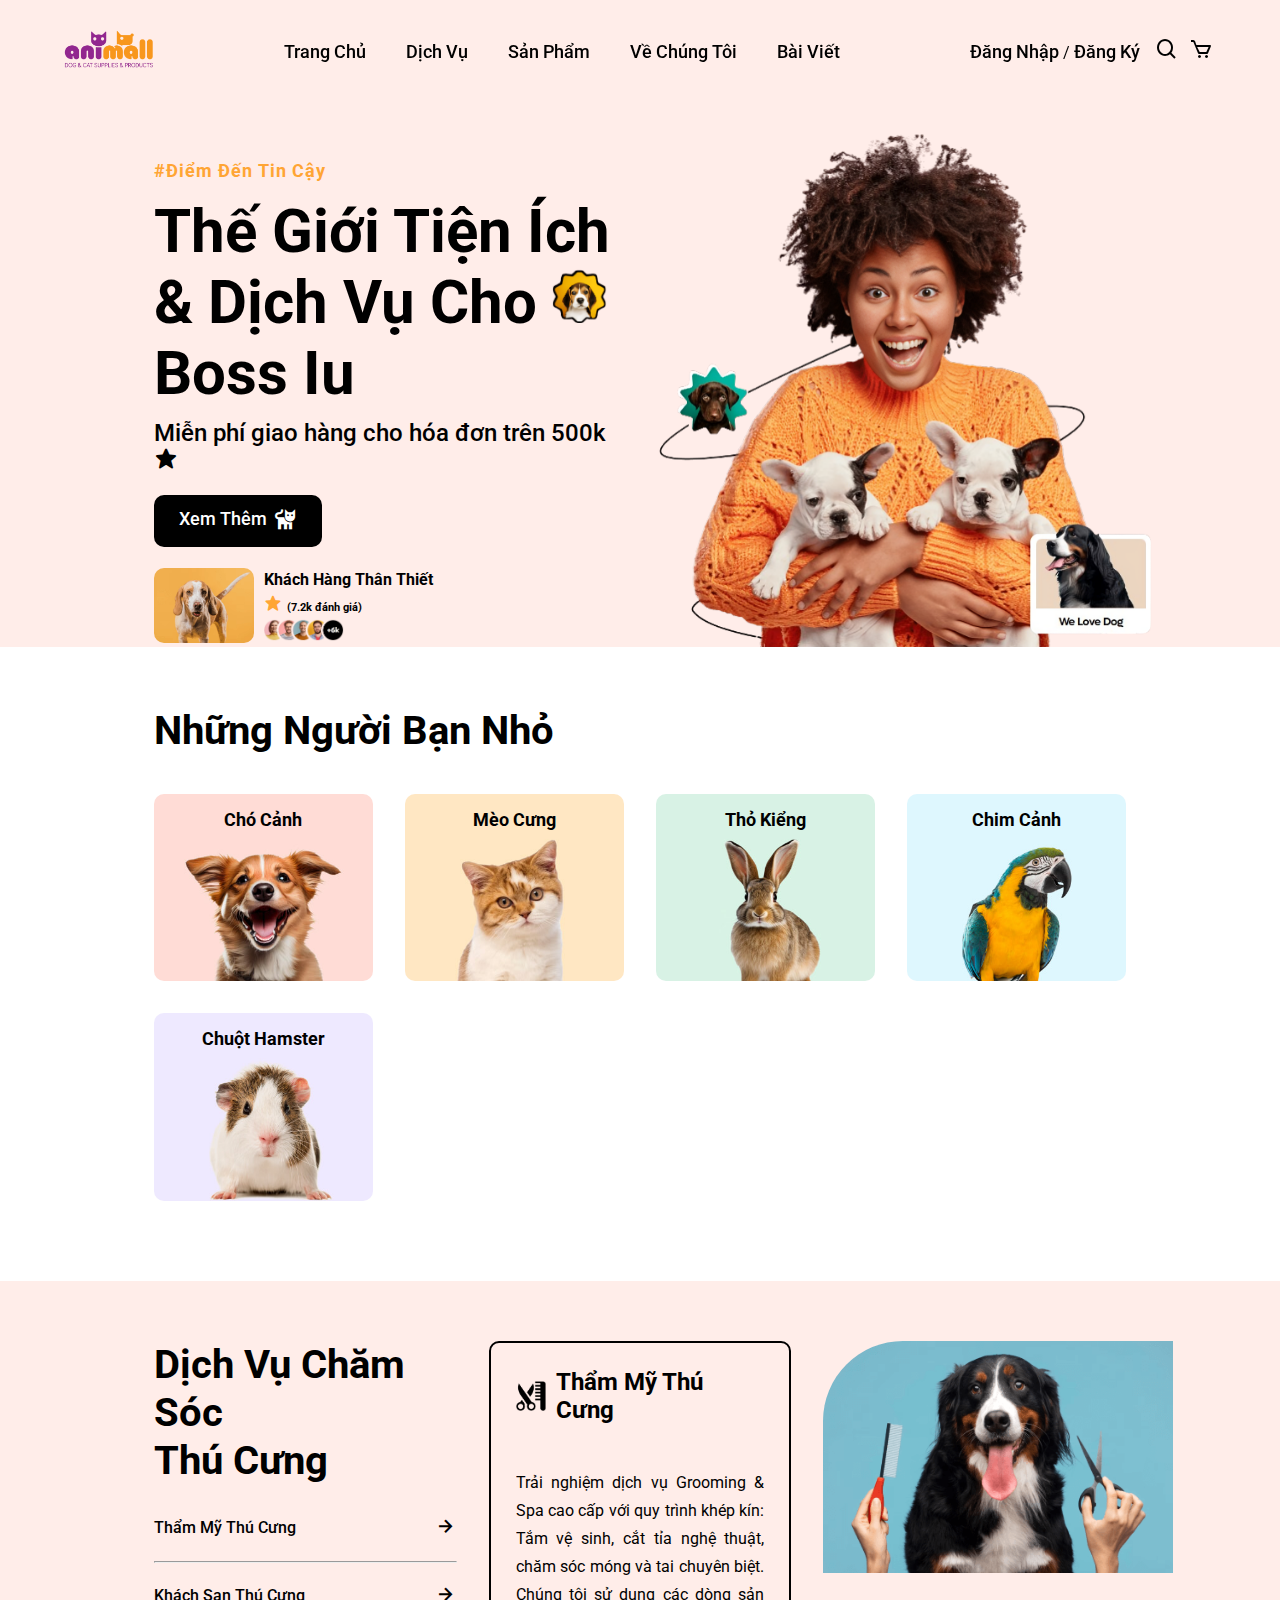
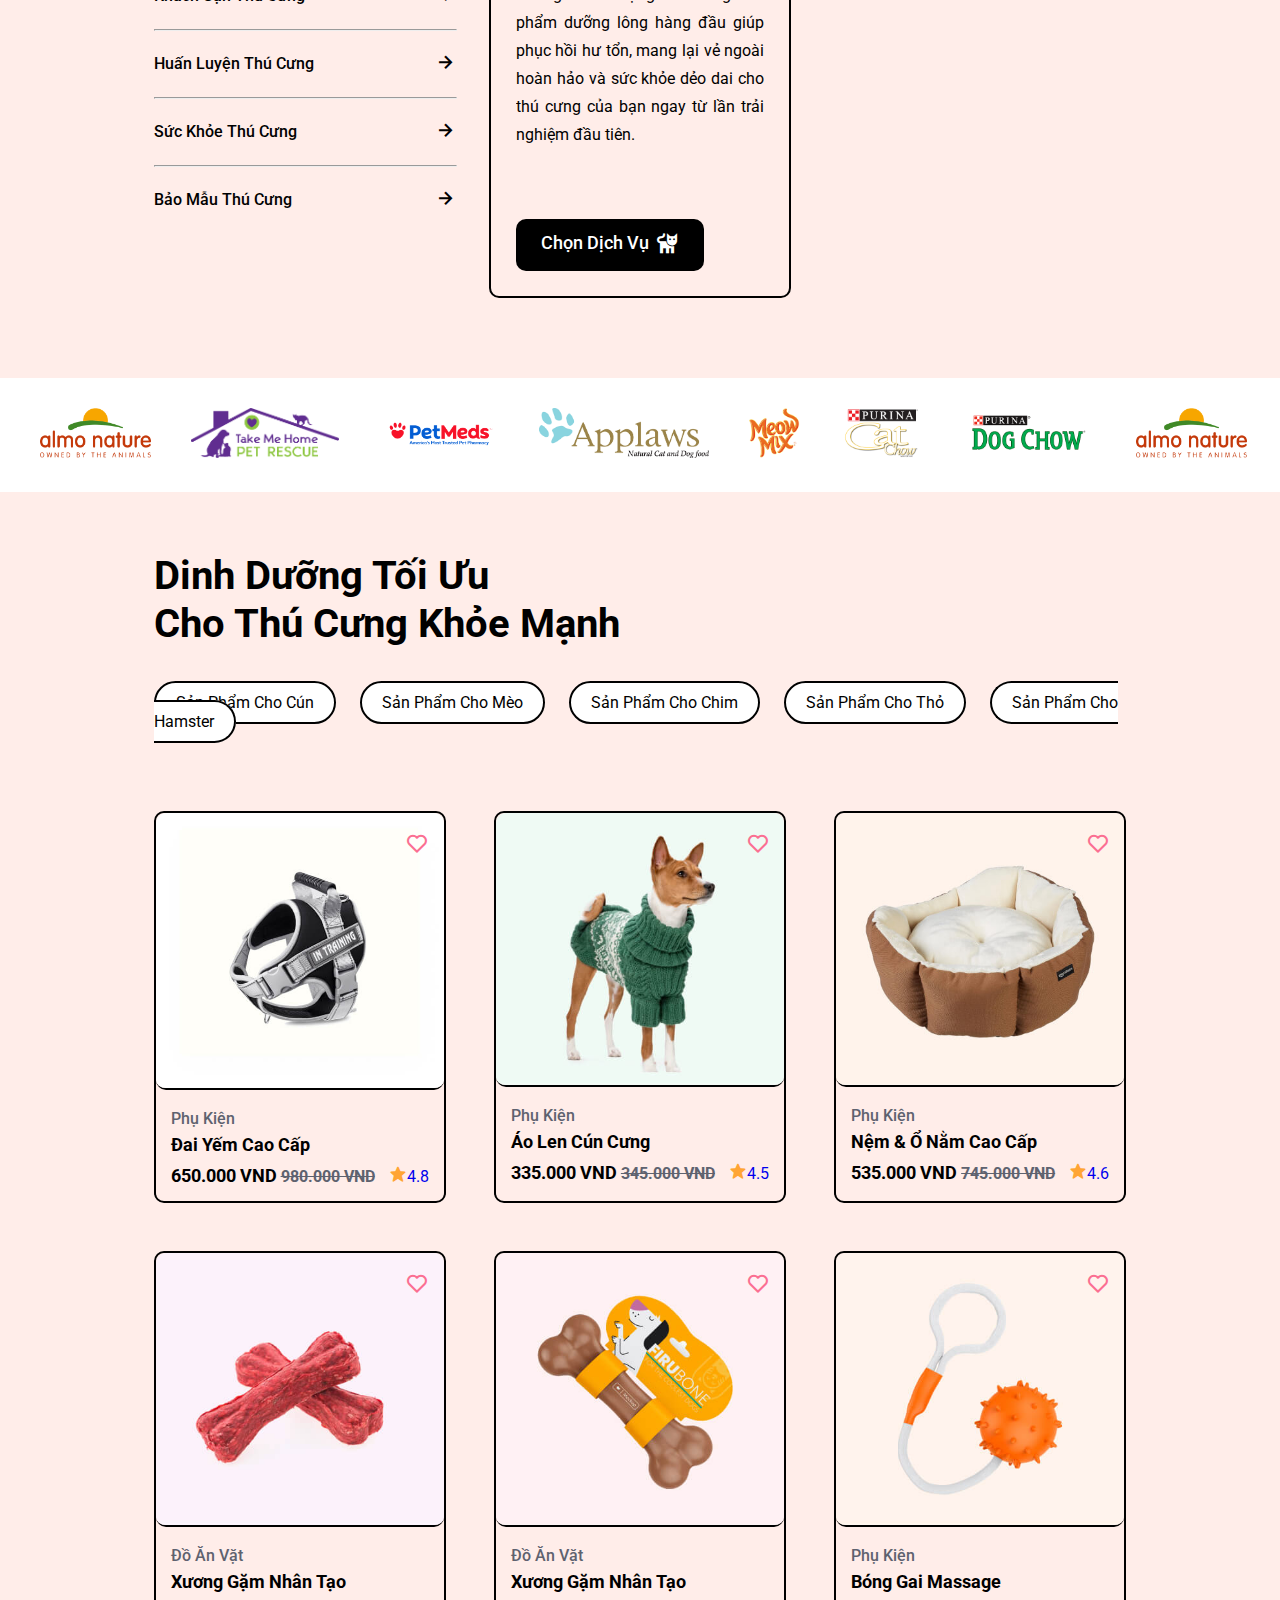
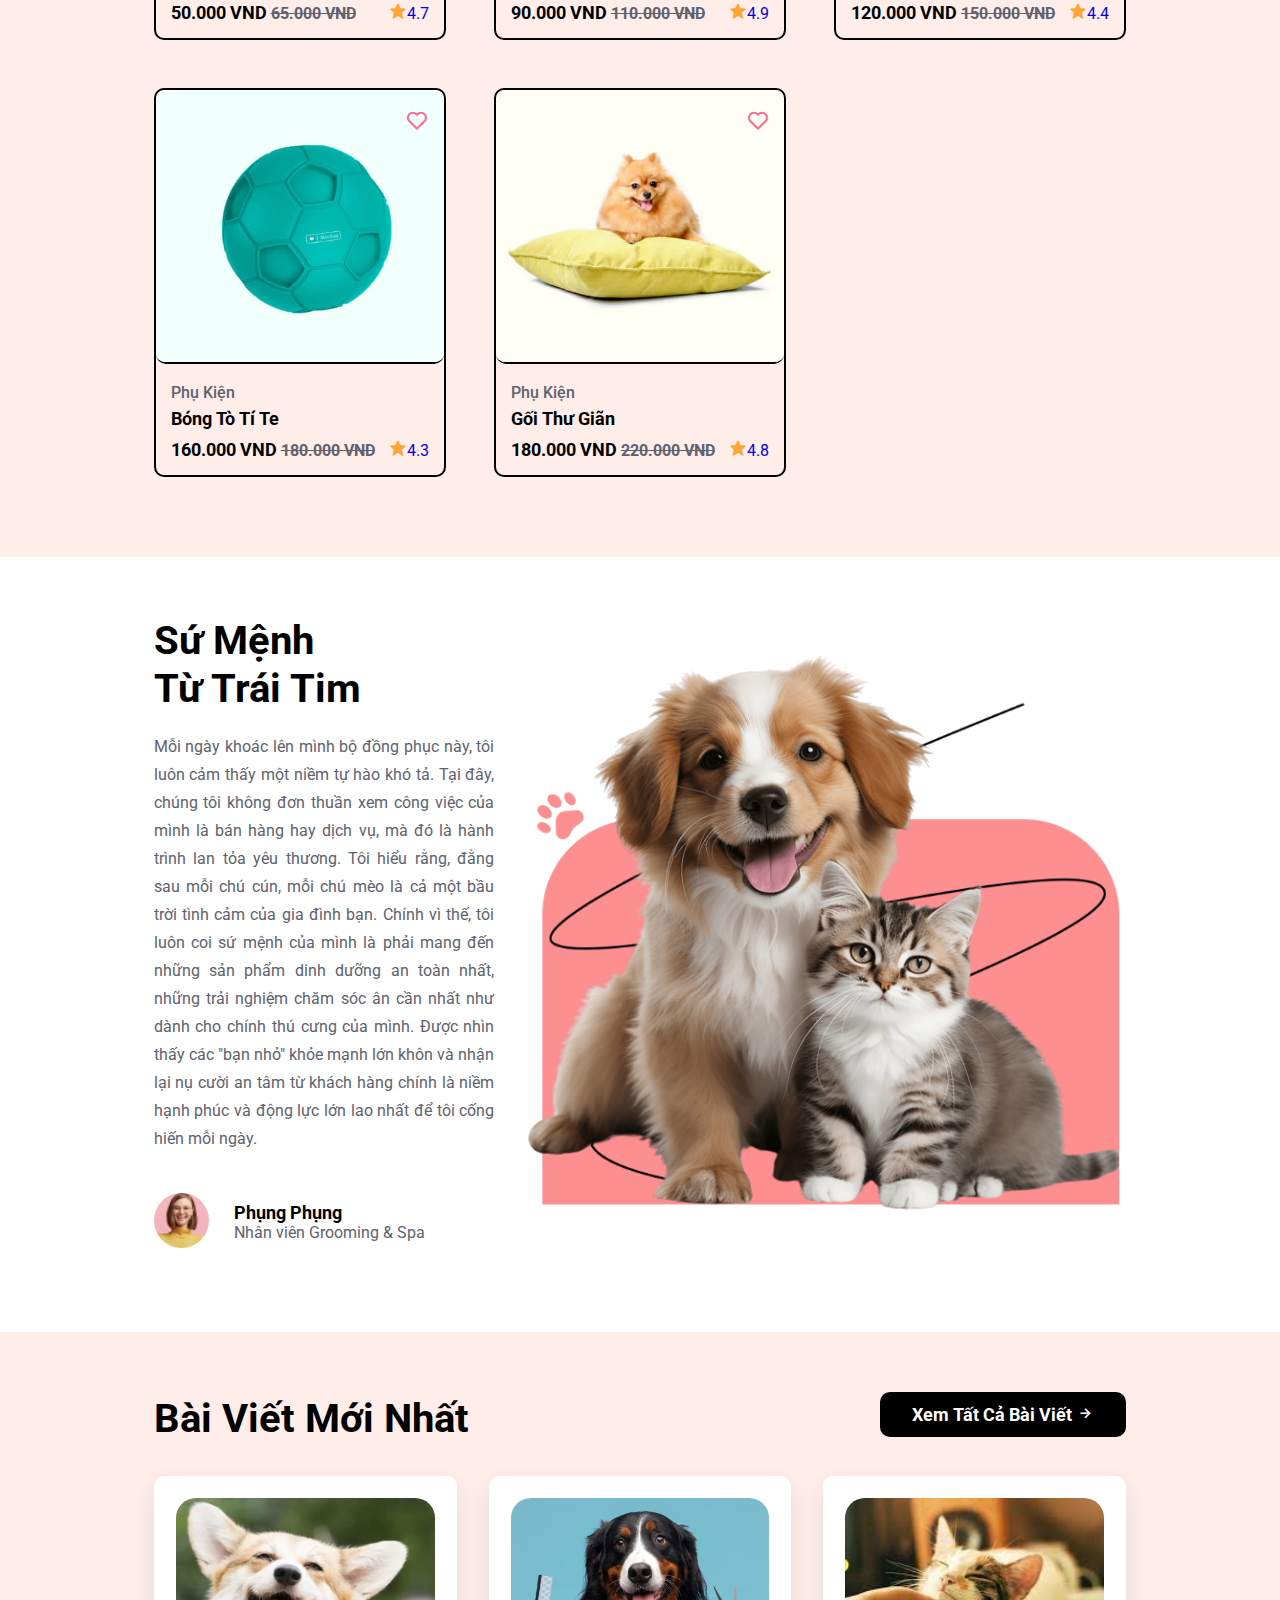
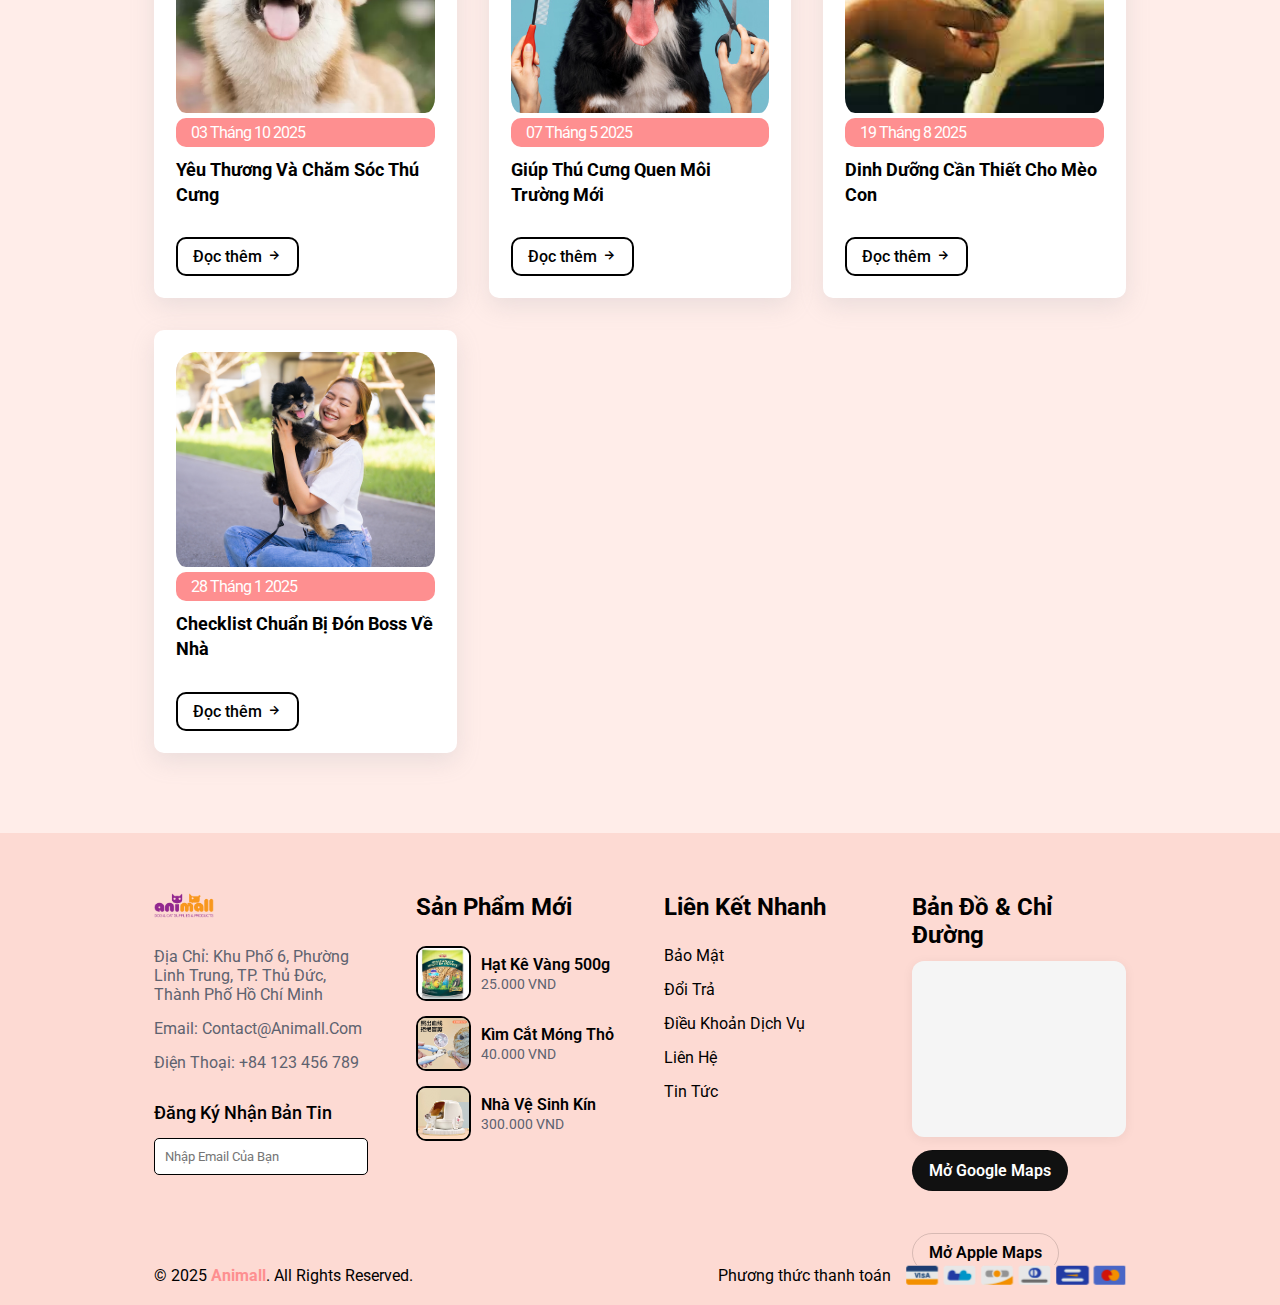
<file: index.html>
<!DOCTYPE html>
<html lang="vi">

<head>
    <meta charset="UTF-8" />
    <meta name="viewport" content="width=device-width, initial-scale=1.0" />
    <title>Trang chủ - Animall</title>
    <link rel="stylesheet" href="css/style.css" />

    <!-- boxicons link-->
    <link rel="stylesheet" href="https://unpkg.com/boxicons@latest/css/boxicons.min.css">
    <!-- google fonts link -->
    <link rel="preconnect" href="https://fonts.googleapis.com">
    <link rel="preconnect" href="https://fonts.gstatic.com" crossorigin>
    <link href="https://fonts.googleapis.com/css2?family=Roboto:ital,wght@0,100..900;1,100..900&display=swap"
        rel="stylesheet">
</head>

<body>
    <!-- header, search, cart dùng chung -->
    <script src="partials/header.js"></script>
    <!-- Ô tìm kiếm sản phẩm -->
    <div class="search-panel" id="searchPanel" aria-hidden="true">
        <div class="search-inner">
            <input type="text" id="searchInput" placeholder="Tìm sản phẩm..." autocomplete="off" />
            <button id="searchClose" class="search-close" type="button">&times;</button>
        </div>

        <div id="searchResults" class="search-results"></div>
    </div>

    <!--  home section css  -->
    <section class="container" id="home">
        <div class="cont-text">
            <h4>#Điểm đến tin cậy</h4>
            <div class="text-img">
                <h1>Thế giới tiện ích & dịch vụ cho <span><img src="image/pet.png" alt="pet"></span> Boss iu</h1>
            </div>
            <h3>Miễn phí giao hàng cho hóa đơn trên <span>500k </span><i class='bx bxs-star'></i></h3>

            <div class="cont-btn">
                <a href="#services" class="btn">Xem thêm <span><i class='bx bxs-cat'></i></span></a>
            </div>

            <div class="text-bottom">
                <div class="btom-1">
                    <img src="image/dog-01.png" alt="dog01.png">
                </div>
                <div class="btom-2">
                    <h5>Khách Hàng Thân Thiết</h5>

                    <div class="icon-text">
                        <div class="text">
                            <h6><a href="#"><i class='bx bxs-star'></i></a><span>(7.2k đánh giá)</span></h6>
                        </div>
                    </div>
                    <img src="image/mem.png" alt="mem.png">
                </div>
            </div>
        </div>

        <div class="cont-img">
            <img src="image/banner.png" alt="banner.png">
        </div>
    </section>

    <!-- section phan loai -->
    <section class="category">
        <div class="cate-top">
            <h2>Những Người Bạn Nhỏ</h2>
        </div>

        <div class="main-cate">
            <div class="main-one">
                <div class="main-img">
                    <img src="image/cate-1.jpg" alt="cate-1.jpg">
                </div>
                <div class="main-text">
                    <h4>Chó cảnh</h4>
                </div>
            </div>

            <div class="main-one">
                <div class="main-img">
                    <img src="image/cate-2.jpg" alt="cate-2.jpg">
                </div>
                <div class="main-text">
                    <h4>Mèo cưng</h4>
                </div>
            </div>

            <div class="main-one">
                <div class="main-img">
                    <img src="image/cate-3.jpg" alt="cate-3.jpg">
                </div>
                <div class="main-text">
                    <h4>Thỏ kiểng</h4>
                </div>
            </div>

            <div class="main-one">
                <div class="main-img">
                    <img src="image/cate-4.jpg" alt="cate-4.jpg">
                </div>
                <div class="main-text">
                    <h4>Chim cảnh</h4>
                </div>
            </div>

            <div class="main-one">
                <div class="main-img">
                    <img src="image/cate-5.jpg" alt="cate-5.jpg">
                </div>
                <div class="main-text">
                    <h4>Chuột Hamster</h4>
                </div>
            </div>

        </div>

    </section>

    <!-- section dich vu -->
    <section class="services" id="services">
        <div class="main-serv">
            <div class="serv-1">
                <h2>Dịch vụ chăm sóc<br> Thú cưng</h2>

                <div class="serv-detls">
                    <div class="detls" data-key="grooming">
                        <div class="detls-1">
                            <p>Thẩm mỹ thú cưng</p>
                        </div>
                        <div class="detls-2">
                            <a href="#"><i class='bx bx-right-arrow-alt'></i> </a>
                        </div>
                    </div>
                    <hr>
                    <div class="detls" data-key="boarding">
                        <div class="detls-1">
                            <p>Khách sạn thú cưng</p>
                        </div>
                        <div class="detls-2">
                            <a href="#"><i class='bx bx-right-arrow-alt'></i> </a>
                        </div>
                    </div>
                    <hr>
                    <div class="detls" data-key="training">
                        <div class="detls-1">
                            <p>Huấn luyện thú cưng</p>
                        </div>
                        <div class="detls-2">
                            <a href="#"><i class='bx bx-right-arrow-alt'></i> </a>
                        </div>
                    </div>
                    <hr>
                    <div class="detls" data-key="health">
                        <div class="detls-1">
                            <p>Sức khỏe thú cưng</p>
                        </div>
                        <div class="detls-2">
                            <a href="#"><i class='bx bx-right-arrow-alt'></i> </a>
                        </div>
                    </div>
                    <hr>
                    <div class="detls" data-key="nanny">
                        <div class="detls-1">
                            <p>Bảo mẫu thú cưng</p>
                        </div>
                        <div class="detls-2">
                            <a href="#"><i class='bx bx-right-arrow-alt'></i> </a>
                        </div>
                    </div>
                </div>
            </div>
            <div class="serv-2">
                <div class="middle">
                    <div class="mid-img">
                        <img id="serviceIcon" src="image/ser-scissors.png" alt="ser-scissors.png">
                        <h5 id="serviceTitle">Thẩm mỹ thú cưng</h5>
                    </div>
                    <p id="serviceDesc">Trải nghiệm dịch vụ Grooming & Spa cao cấp với quy trình khép kín: Tắm vệ sinh,
                        cắt tỉa nghệ thuật, chăm sóc móng và tai chuyên biệt. Chúng tôi sử dụng các dòng sản
                        phẩm dưỡng lông hàng đầu giúp phục hồi hư tổn, mang lại vẻ ngoài hoàn hảo và sức khỏe
                        dẻo dai cho thú cưng của bạn ngay từ lần trải nghiệm đầu tiên.</p>

                    <div class="mid-btn">
                        <a href="#" id="serviceBtn" class="serv-btn">Chọn dịch vụ<span><i
                                    class='bx bxs-cat'></i></span></a>
                    </div>
                </div>
            </div>
            <div class="serv-3">
                <img class="img-1" src="image/ser-1.png" alt="ser-1.png">
                <iframe class="img-2" width="350" height="195"
                    src="https://www.youtube.com/embed/Zb3Wzs2FcFE?si=qUJiFBe5n2mOC_Uu" title="YouTube video player"
                    frameborder="0" allow="accelerometer; autoplay; clipboard-write; encrypted-media; 
                    gyroscope; picture-in-picture; web-share" referrerpolicy="strict-origin-when-cross-origin"
                    allowfullscreen></iframe>

            </div>
        </div>
    </section>

    <!-- thanh cuộn ngang-->
    <div class="infinite">
        <div class="infi-logo">
            <img src="image/sli-1.png" alt="sli-1.png">
            <img src="image/sli-2.png" alt="sli-2.png">
            <img src="image/sli-3.png" alt="sli-3.png">
            <img src="image/sli-4.png" alt="sli-4.png">
            <img src="image/sli-5.png" alt="sli-5.png">
            <img src="image/sli-6.png" alt="sli-6.png">
            <img src="image/sli-7.png" alt="sli-7.png">
        </div>
        <div class="infi-logo">
            <img src="image/sli-1.png" alt="sli-1.png">
            <img src="image/sli-2.png" alt="sli-2.png">
            <img src="image/sli-3.png" alt="sli-3.png">
            <img src="image/sli-4.png" alt="sli-4.png">
            <img src="image/sli-5.png" alt="sli-5.png">
            <img src="image/sli-6.png" alt="sli-6.png">
            <img src="image/sli-7.png" alt="sli-7.png">
        </div>
    </div>
    <!-- thức ăn thú cưng -->
    <section class="food" id="food">
        <div class="top-food">
            <h2>Dinh Dưỡng Tối Ưu <br> Cho Thú Cưng Khỏe Mạnh</h2>

            <div class="food-ctg">
                <a href="products.html?cat=dog" class="food-btn cat-link active" data-cat="dog">Sản Phẩm Cho Cún</a>
                <a href="products.html?cat=cat" class="food-btn cat-link" data-cat="cat">Sản Phẩm Cho Mèo</a>
                <a href="products.html?cat=bird" class="food-btn cat-link" data-cat="bird">Sản Phẩm Cho Chim</a>
                <a href="products.html?cat=rabbit" class="food-btn cat-link" data-cat="rabbit">Sản Phẩm Cho Thỏ</a>
                <a href="products.html?cat=hamster" class="food-btn cat-link" data-cat="hamster">Sản Phẩm Cho
                    Hamster</a>
            </div>

            <!-- Grid để JS đổ sản phẩm (giữ class .food-product để dùng CSS cũ) -->
            <div class="food-product" id="productGrid"></div>

    </section>
    <!-- đánh giá -->
    <section class="review" id="review">
        <div class="main-review">
            <div class="review-1">
                <h2>Sứ mệnh <br>từ trái tim</h2>
                <p>Mỗi ngày khoác lên mình bộ đồng phục này, tôi luôn cảm thấy một niềm tự hào khó tả.
                    Tại đây, chúng tôi không đơn thuần xem công việc của mình là bán hàng hay dịch vụ, mà đó là hành
                    trình lan tỏa yêu thương.
                    Tôi hiểu rằng, đằng sau mỗi chú cún, mỗi chú mèo là cả một bầu trời tình cảm của gia đình bạn.
                    Chính vì thế, tôi luôn coi sứ mệnh của mình là phải mang đến những sản phẩm dinh dưỡng an toàn nhất,
                    những trải nghiệm chăm sóc ân cần nhất như dành cho chính thú cưng của mình.
                    Được nhìn thấy các "bạn nhỏ" khỏe mạnh lớn khôn và nhận lại nụ cười an tâm từ khách hàng chính là
                    niềm hạnh phúc và động lực lớn lao nhất để tôi cống hiến mỗi ngày.</p>

                <div class="mem-detls">
                    <div class="mem-img">
                        <img src="image/cli-1.png" alt="cli-1.png">
                    </div>
                    <div class="mem-text">
                        <h5>Phụng Phụng</h5>
                        <h6>Nhân viên Grooming & Spa</h6>
                    </div>
                </div>
            </div>

            <div class="review-2">
                <img src="image/cute-pet.png" alt="cute-pet.png">
            </div>
        </div>
    </section>

    <!-- bài viết gần nhất -->
    <section class="post" id="post">
        <div class="post-text">
            <div class="top-text">
                <h2>Bài viết mới nhất</h2>
            </div>
            <div class="top-btn">
                <a href="posts.html">Xem Tất Cả Bài Viết <span><i class='bx bx-right-arrow-alt'></i></span></a>
            </div>
        </div>

        <div class="main-post" id="latestPosts">

        </div>
    </section>

    <!-- section liên hệ dùng chung-->
    <script src="partials/contact.js"></script>
    <!-- chân trang -->
    <div class="footer">
        <div class="footer-left">
            <p>© 2025 <span>Animall</span>. All rights reserved.</p>
        </div>
        <div class="footer-right">
            <p>Phương thức thanh toán</p>
            <img src="image/footer-img.png" alt="footer-img.png">
        </div>
    </div>
    <!-- javascript link -->
    <script src="js/script.js"></script>
    <!-- giỏ hàng -->
    <script src="js/cart.js"></script>

</body>

</html>
</file>
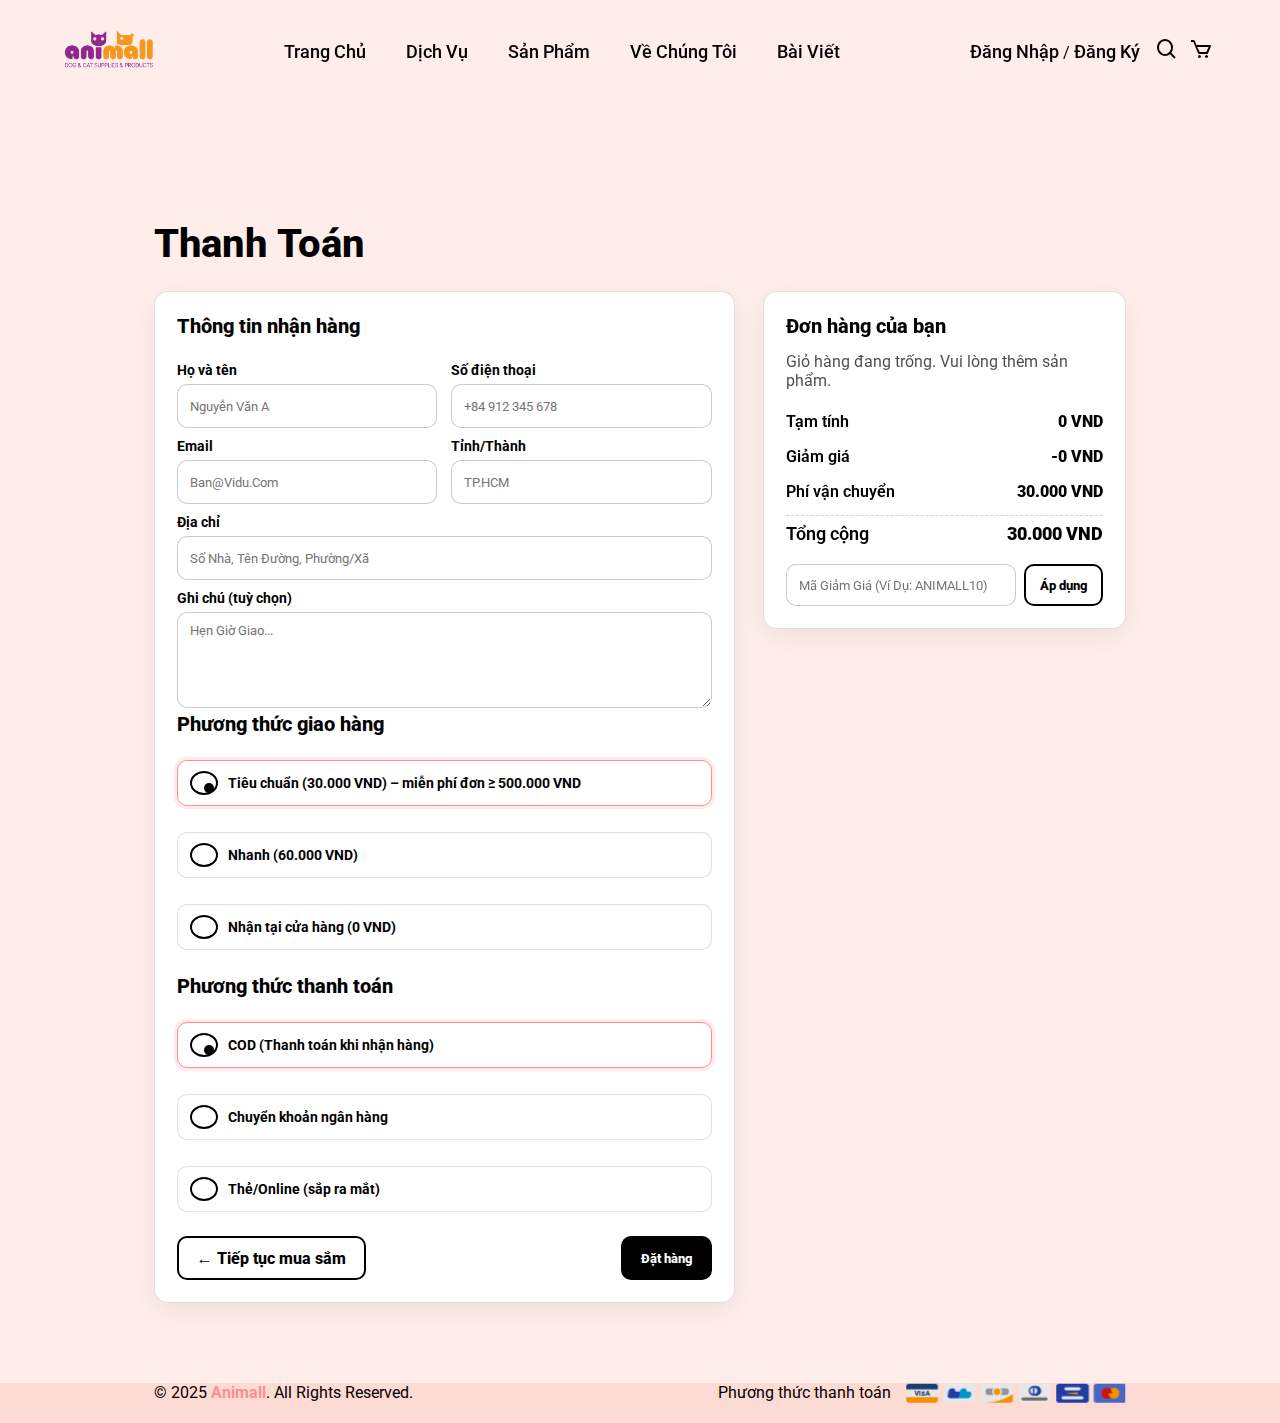
<file: checkout.html>
<!DOCTYPE html>
<html lang="en">
    <head>
        <meta charset="UTF-8" />
        <meta name="viewport" content="width=device-width, initial-scale=1.0" />
        <title>Trang chủ - Animall</title>
        <link rel="stylesheet" href="css/style.css"/>
        <link rel="stylesheet" href="css/checkout.css"/>

        <!-- boxicons link-->
        <link rel="stylesheet" href="https://unpkg.com/boxicons@latest/css/boxicons.min.css">
        <!-- google fonts link -->
        <link rel="preconnect" href="https://fonts.googleapis.com">
        <link rel="preconnect" href="https://fonts.gstatic.com" crossorigin>
        <link href="https://fonts.googleapis.com/css2?family=Roboto:ital,wght@0,100..900;1,100..900&display=swap" rel="stylesheet">
    </head>
    <body>
        <header>
            <a href="index.html" class="logo"><img src="image/2nd-logo.png" alt=""></a>

            <ul class="navigation">
                <li><a href="index.html">Trang chủ</a></li>
                <li><a href="index.html#services">Dịch vụ</a></li>
                <li><a href="index.html#food">Sản phẩm</a></li>
                <li><a href="index.html#review">Về chúng tôi</a></li>
                <li><a href="index.html#post">Bài viết</a></li>
            </ul>
            <div class="head-btn">
                <div class="nav-btn">
                    <div class="log-reg">
                        <a href="login.html">Đăng nhập / </a>
                        <a href="register.html">Đăng ký</a>
                    </div>
                    <div class="head-icon">
                        <button id="searchToggle" class="search-btn" type="button">
                            <i class='bx bx-search'></i>
                        </button>
                        <a href="#" class="cart-link">
                            <i class='bx bx-cart'></i>
                            <span id="cartCount" class="cart-count" aria-live="polite">0</span>
                        </a>
                    </div>
                </div>
                <div class="bx bx-menu" id="menu-icon">
                    
                </div>
            </div>
        </header>
        <!-- Ô tìm kiếm sản phẩm -->
        <div class="search-panel" id="searchPanel" aria-hidden="true">
            <div class="search-inner">
                <input
                    type="text"
                    id="searchInput"
                    placeholder="Tìm sản phẩm..."
                    autocomplete="off"
                />
                <button id="searchClose" class="search-close" type="button">&times;</button>
            </div>

            <div id="searchResults" class="search-results"></div>
        </div>

  <section class="checkout">
    <h2>Thanh Toán</h2>

    <div class="checkout-grid">
      <!-- Thông tin khách hàng -->
      <form id="checkoutForm" class="checkout-form" novalidate>
        <h3>Thông tin nhận hàng</h3>
        <div class="grid-two">
          <div>
            <label for="fullName">Họ và tên</label>
            <input id="fullName" name="fullName" required placeholder="Nguyễn Văn A" />
          </div>
          <div>
            <label for="phone">Số điện thoại</label>
            <input id="phone" name="phone" required pattern="^\+?\d{9,13}$" placeholder="+84 912 345 678" />
          </div>
        </div>
        <div class="grid-two">
          <div>
            <label for="email">Email</label>
            <input id="email" name="email" type="email" required placeholder="ban@vidu.com" />
          </div>
          <div>
            <label for="city">Tỉnh/Thành</label>
            <input id="city" name="city" required placeholder="TP.HCM" />
          </div>
        </div>
        <label for="address">Địa chỉ</label>
        <input id="address" name="address" required placeholder="Số nhà, tên đường, phường/xã" />

        <label for="note">Ghi chú (tuỳ chọn)</label>
        <textarea id="note" name="note" rows="3" placeholder="Hẹn giờ giao..."></textarea>

        <h3>Phương thức giao hàng</h3>
        <div class="radios">
          <label><input type="radio" name="ship" value="standard" checked> Tiêu chuẩn (30.000 VND) – miễn phí đơn ≥ 500.000 VND</label>
          <label><input type="radio" name="ship" value="express"> Nhanh (60.000 VND)</label>
          <label><input type="radio" name="ship" value="pickup"> Nhận tại cửa hàng (0 VND)</label>
        </div>

        <h3>Phương thức thanh toán</h3>
        <div class="radios">
          <label><input type="radio" name="pay" value="cod" checked> COD (Thanh toán khi nhận hàng)</label>
          <label><input type="radio" name="pay" value="bank"> Chuyển khoản ngân hàng</label>
          <label><input type="radio" name="pay" value="card" disabled> Thẻ/Online (sắp ra mắt)</label>
        </div>

        <div class="actions">
          <a href="products.html" class="btn-outline">← Tiếp tục mua sắm</a>
          <button type="submit" class="btn-primary">Đặt hàng</button>
        </div>
      </form>

      <!-- Tóm tắt đơn hàng -->
      <aside class="checkout-summary">
        <h3>Đơn hàng của bạn</h3>
        <div id="summaryItems" class="summary-items"></div>

        <div class="summary-line">
          <span>Tạm tính</span>
          <strong id="sumSubtotal">0 VND</strong>
        </div>
        <div class="summary-line">
          <span>Giảm giá</span>
          <strong id="sumDiscount">0 VND</strong>
        </div>
        <div class="summary-line">
          <span>Phí vận chuyển</span>
          <strong id="sumShipping">0 VND</strong>
        </div>
        <div class="summary-total">
          <span>Tổng cộng</span>
          <strong id="sumTotal">0 VND</strong>
        </div>

        <div class="coupon">
          <input id="coupon" placeholder="Mã giảm giá (ví dụ: ANIMALL10)" />
          <button id="applyCoupon" class="btn-outline small">Áp dụng</button>
        </div>
      </aside>
    </div>
  </section>

  <!-- Drawer giỏ hàng (dùng chung) -->
  <div id="cartDrawer" class="cart-drawer" aria-hidden="true">
    <div class="cart-overlay" data-cart-close></div>
    <div class="cart-panel" role="dialog" aria-labelledby="cartTitle">
      <div class="cart-header">
        <h3 id="cartTitle">Giỏ Hàng</h3>
        <button class="cart-close" data-cart-close aria-label="Đóng giỏ">&times;</button>
      </div>
      <div id="cartItems" class="cart-items"></div>
      <div class="cart-footer">
        <div class="cart-total">
          <span>Tổng:</span>
          <strong id="cartTotal">0 VND</strong>
        </div>
        <div class="cart-actions">
          <button id="cartClear" class="btn-outline">Xoá tất cả</button>
          <button id="cartCheckout" class="btn-primary">Thanh toán</button>
        </div>
      </div>
    </div>
  </div>

  <div class="footer">
    <div class="footer-left">
      <p>© 2025 <span>Animall</span>. All rights reserved.</p>
    </div>
    <div class="footer-right">
      <p>Phương thức thanh toán</p>
      <img src="image/footer-img.png" alt="footer-img.png">
    </div>
  </div>
  <script src="js/script.js"></script>
  <script src="js/cart.js"></script>
  <script src="js/checkout.js"></script>
</body>
</html>
</file>
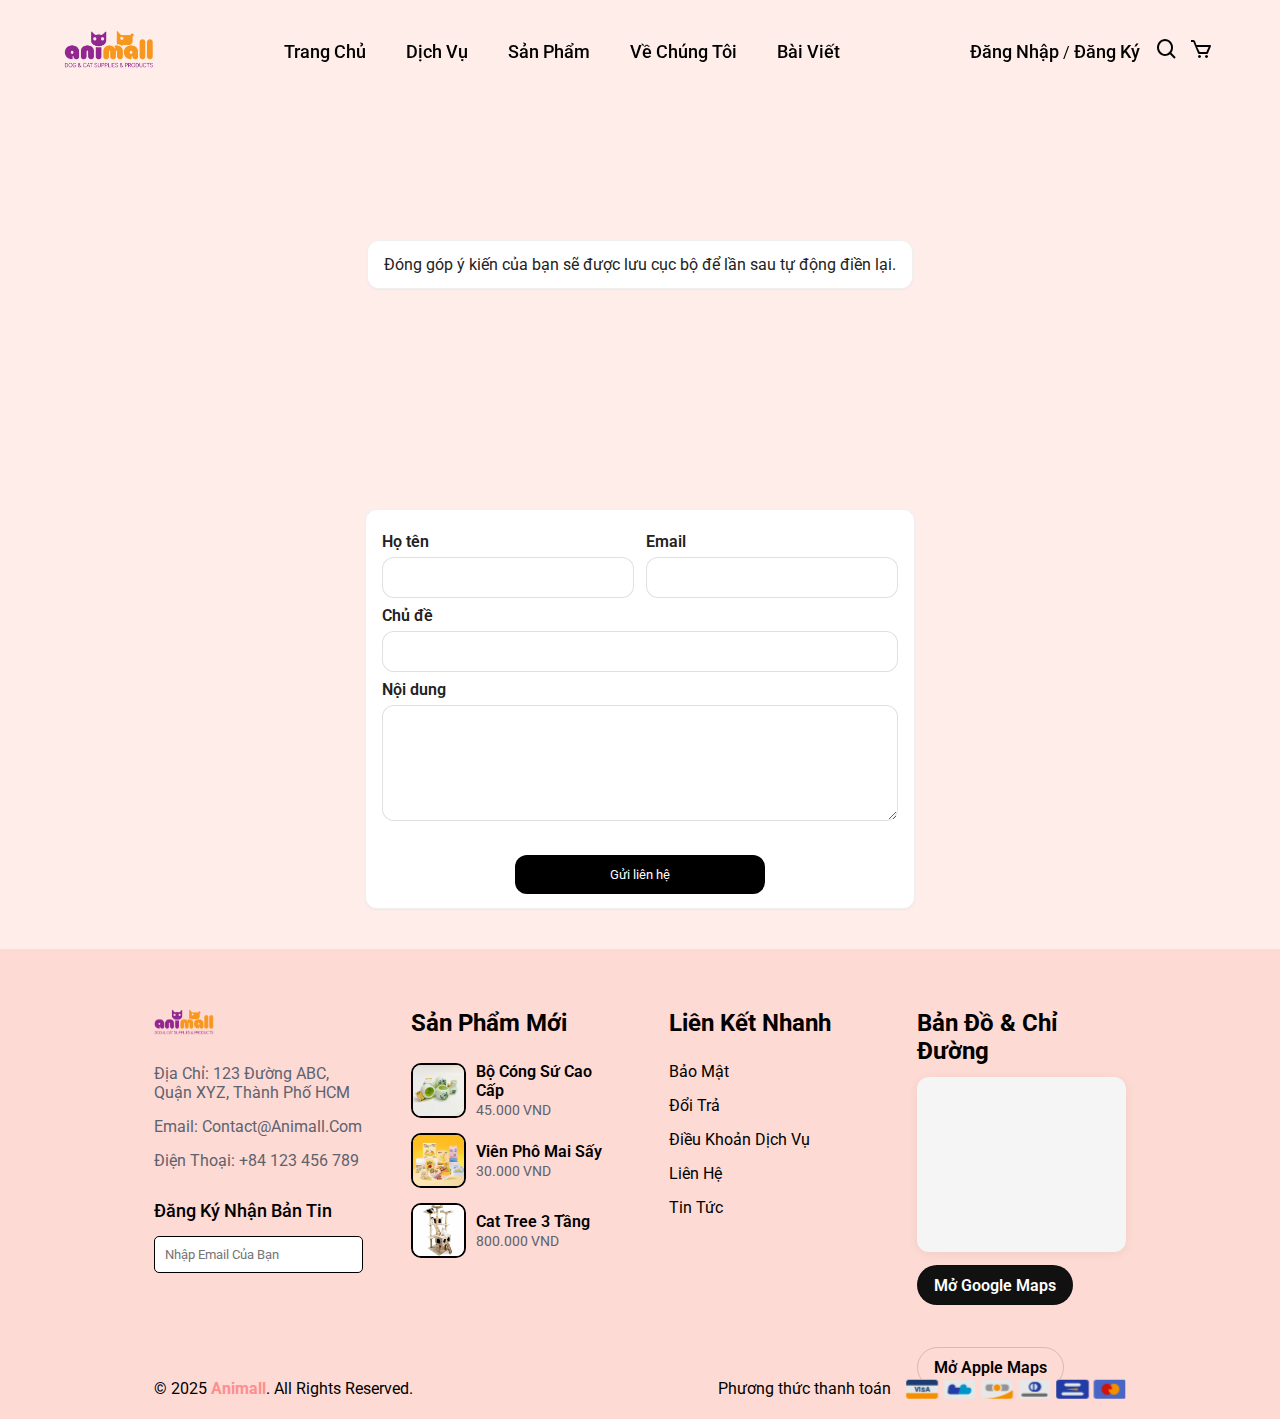
<file: contact.html>
<!DOCTYPE html>
<html lang="en">
    <head>
        <meta charset="UTF-8" />
        <meta name="viewport" content="width=device-width, initial-scale=1.0" />
        <title>Trang chủ - Animall</title>
        <link rel="stylesheet" href="css/style.css"/>

        <!-- boxicons link-->
        <link rel="stylesheet" href="https://unpkg.com/boxicons@latest/css/boxicons.min.css">
        <!-- google fonts link -->
        <link rel="preconnect" href="https://fonts.googleapis.com">
        <link rel="preconnect" href="https://fonts.gstatic.com" crossorigin>
        <link href="https://fonts.googleapis.com/css2?family=Roboto:ital,wght@0,100..900;1,100..900&display=swap" rel="stylesheet">
    </head>
    <body>
        <header>
            <a href="index.html" class="logo"><img src="image/2nd-logo.png" alt=""></a>

            <ul class="navigation">
                <li><a href="index.html">Trang chủ</a></li>
                <li><a href="index.html#services">Dịch vụ</a></li>
                <li><a href="index.html#food">Sản phẩm</a></li>
                <li><a href="index.html#review">Về chúng tôi</a></li>
                <li><a href="index.html#post">Bài viết</a></li>
            </ul>
            <div class="head-btn">
                <div class="nav-btn">
                    <div class="log-reg">
                        <a href="login.html">Đăng nhập / </a>
                        <a href="register.html">Đăng ký</a>
                    </div>
                    <div class="head-icon">
                        <button id="searchToggle" class="search-btn" type="button">
                            <i class='bx bx-search'></i>
                        </button>
                        <a href="#" class="cart-link">
                            <i class='bx bx-cart'></i>
                            <span id="cartCount" class="cart-count" aria-live="polite">0</span>
                        </a>
                    </div>
                </div>
                <div class="bx bx-menu" id="menu-icon">
                    
                </div>
            </div>
        </header>
        <!-- Ô tìm kiếm sản phẩm -->
        <div class="search-panel" id="searchPanel" aria-hidden="true">
            <div class="search-inner">
                <input
                    type="text"
                    id="searchInput"
                    placeholder="Tìm sản phẩm..."
                    autocomplete="off"
                />
                <button id="searchClose" class="search-close" type="button">&times;</button>
            </div>

            <div id="searchResults" class="search-results"></div>
        </div>

    <p class="note page-section">Đóng góp ý kiến của bạn sẽ được lưu cục bộ để lần sau tự động điền lại.</p>

    <form id="contactForm" class="form page-section card" class="form page-section card">
        <div class="grid-two">
            <div>
                <label for="name">Họ tên</label>
                <input id="name" name="name" required />
            </div>
            <div>
                <label for="email">Email</label>
                <input id="email" name="email" type="email" required />
            </div>
        </div>
        <label for="topic">Chủ đề</label>
        <input id="topic" name="topic" required />
        <label for="message">Nội dung</label>
        <textarea id="message" name="message" rows="6" required></textarea>
        <button type="submit" class="btn">Gửi liên hệ</button>
    </form>



        <!-- liên hệ -->
        <section class="contact">
            <div class="main-cont">
                <div class="cont-1">
                    <img src="image/2nd-logo.png" alt="2nd-logo.png">
                    <p>Địa chỉ: 123 Đường ABC, Quận XYZ, Thành phố HCM</p>
                    <p>Email: contact@animall.com</p>
                    <p>Điện thoại: +84 123 456 789</p>

                    <h5>Đăng Ký Nhận Bản Tin</h5>
                    <input type="text" placeholder="Nhập email của bạn">
                </div>

                <div class="cont-2">
                    <h3>Sản phẩm mới</h3>

                    <div class="humb-cont" id="recentProducts">

                    </div>
                </div>

                <div class="cont-3">
                    <h3>Liên kết nhanh</h3>
                    <a href="#">Bảo mật</a>
                    <a href="#">Đổi trả</a>
                    <a href="#">Điều khoản dịch vụ</a>
                    <a href="contact.html" target="_blank">Liên hệ</a>
                    <a href="index.html#post">Tin tức</a>
                </div>

                <div class="cont-3 map-card">
                    <h3>Bản đồ &amp; Chỉ đường</h3>
                
                    <div class="map-wrap">
                        <!-- Sửa địa chỉ trong q= nếu bạn đổi địa chỉ công ty -->
                        <iframe loading="lazy" allowfullscreen referrerpolicy="no-referrer-when-downgrade"
                            src="https://www.google.com/maps?q=123+%C4%90%C6%B0%E1%BB%9Dng+ABC%2C+Qu%E1%BA%ADn+XYZ%2C+Th%C3%A0nh+ph%E1%BB%91+HCM&z=16&output=embed">
                        </iframe>
                    </div>
                
                    <div class="map-actions">
                        <!-- Nút mở chỉ đường (Google Maps) -->
                        <a class="btn" target="_blank" rel="noopener"
                            href="https://www.google.com/maps/dir/?api=1&destination=123+%C4%90%C6%B0%E1%BB%9Dng+ABC%2C+Qu%E1%BA%ADn+XYZ%2C+Th%C3%A0nh+ph%E1%BB%91+HCM">
                            Mở Google Maps
                        </a>
                
                        <!-- (Tuỳ chọn) Nút Apple Maps cho iOS/macOS -->
                        <a class="btn btn-outline" target="_blank" rel="noopener"
                            href="https://maps.apple.com/?daddr=123+%C4%90%C6%B0%E1%BB%9Dng+ABC%2C+Qu%E1%BA%ADn+XYZ%2C+Th%C3%A0nh+ph%E1%BB%91+HCM">
                            Mở Apple Maps
                        </a>
                    </div>
                </div>

            </div>
        </section>
        <!-- chân trang -->
        <div class="footer">
            <div class="footer-left">
                <p>© 2025 <span>Animall</span>. All rights reserved.</p>
            </div>
            <div class="footer-right">
                <p>Phương thức thanh toán</p>
                <img src="image/footer-img.png" alt="footer-img.png">
            </div>
        </div>
        <!-- javascript link -->
        <script src="js/script.js"></script>
        <!-- giỏ hàng -->
        <script src="js/cart.js"></script>
        <div id="cartDrawer" class="cart-drawer" aria-hidden="true">
            <div class="cart-overlay" data-cart-close></div>
            <div class="cart-panel" role="dialog" aria-labelledby="cartTitle">
                <div class="cart-header">
                    <h3 id="cartTitle">Giỏ Hàng</h3>
                    <button class="cart-close" data-cart-close aria-label="Đóng giỏ">&times;</button>
                </div>
        
                <div id="cartItems" class="cart-items"></div>
        
                <div class="cart-footer">
                    <div class="cart-total">
                        <span>Tổng:</span>
                        <strong id="cartTotal">0 VND</strong>
                    </div>
                    <div class="cart-actions">
                        <button id="cartClear" class="btn-outline">Xoá tất cả</button>
                        <a id="cartCheckout" href="checkout.html" class="btn-primary">Thanh toán</a>

                    </div>
                </div>
            </div>
        </div>

    </body>
</html>
</file>
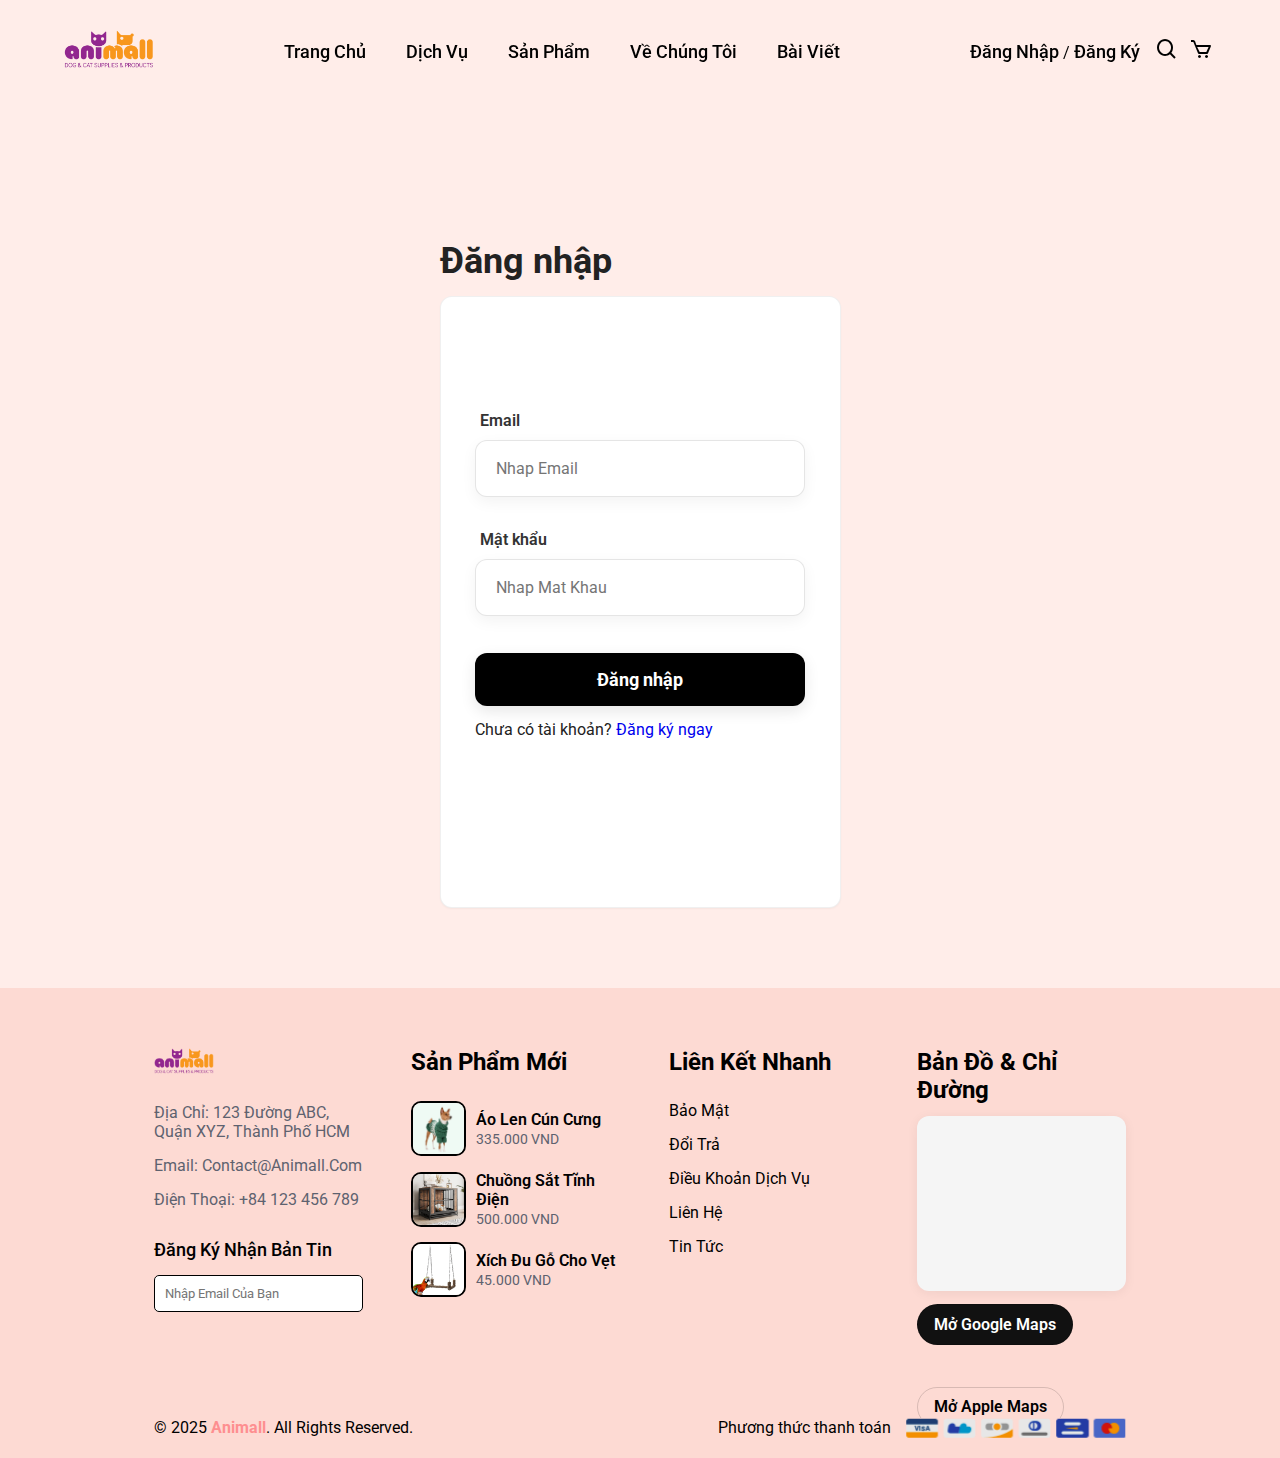
<file: login.html>
<!DOCTYPE html>
<html lang="en">
    <head>
        <meta charset="UTF-8" />
        <meta name="viewport" content="width=device-width, initial-scale=1.0" />
        <title>Trang chủ - Animall</title>
        <link rel="stylesheet" href="css/style.css"/>

        <!-- boxicons link-->
        <link rel="stylesheet" href="https://unpkg.com/boxicons@latest/css/boxicons.min.css">
        <!-- google fonts link -->
        <link rel="preconnect" href="https://fonts.googleapis.com">
        <link rel="preconnect" href="https://fonts.gstatic.com" crossorigin>
        <link href="https://fonts.googleapis.com/css2?family=Roboto:ital,wght@0,100..900;1,100..900&display=swap" rel="stylesheet">
    </head>
    <body>
        <header>
            <a href="index.html" class="logo"><img src="image/2nd-logo.png" alt=""></a>

            <ul class="navigation">
                <li><a href="index.html">Trang chủ</a></li>
                <li><a href="index.html#services">Dịch vụ</a></li>
                <li><a href="index.html#food">Sản phẩm</a></li>
                <li><a href="index.html#review">Về chúng tôi</a></li>
                <li><a href="index.html#post">Bài viết</a></li>
            </ul>
            <div class="head-btn">
                <div class="nav-btn">
                    <div class="log-reg">
                        <a href="login.html">Đăng nhập / </a>
                        <a href="register.html">Đăng ký</a>
                    </div>
                    <div class="head-icon">
                        <button id="searchToggle" class="search-btn" type="button">
                            <i class='bx bx-search'></i>
                        </button>
                        <a href="#" class="cart-link">
                            <i class='bx bx-cart'></i>
                            <span id="cartCount" class="cart-count" aria-live="polite">0</span>
                        </a>
                    </div>
                </div>
                <div class="bx bx-menu" id="menu-icon">
                    
                </div>
            </div>
        </header>
        <!-- Ô tìm kiếm sản phẩm -->
        <div class="search-panel" id="searchPanel" aria-hidden="true">
            <div class="search-inner">
                <input
                    type="text"
                    id="searchInput"
                    placeholder="Tìm sản phẩm..."
                    autocomplete="off"
                />
                <button id="searchClose" class="search-close" type="button">&times;</button>
            </div>

            <div id="searchResults" class="search-results"></div>
        </div>
        
        <!-- FORM ĐĂNG NHẬP -->
        <section class="page-section">
            <h1>Đăng nhập</h1>

            <div class="card form">
            <form id="loginForm">
                <label for="loginEmail">Email</label>
                <input type="email" id="loginEmail" required placeholder="nhap email">

                <label for="loginPassword">Mật khẩu</label>
                <input type="password" id="loginPassword" required placeholder="nhap mat khau">

                <button type="submit" class="btn" style="margin-top:12px;">Đăng nhập</button>

                <p style="margin-top:10px;">
                Chưa có tài khoản?
                <a href="register.html">Đăng ký ngay</a>
                </p>

                <p id="loginError" style="color:#b00020;margin-top:8px;display:none;"></p>
            </form>
            </div>
        </section>



 
        <!-- liên hệ -->
        <section class="contact">
            <div class="main-cont">
                <div class="cont-1">
                    <img src="image/2nd-logo.png" alt="2nd-logo.png">
                    <p>Địa chỉ: 123 Đường ABC, Quận XYZ, Thành phố HCM</p>
                    <p>Email: contact@animall.com</p>
                    <p>Điện thoại: +84 123 456 789</p>

                    <h5>Đăng Ký Nhận Bản Tin</h5>
                    <input type="text" placeholder="Nhập email của bạn">
                </div>

                <div class="cont-2">
                    <h3>Sản phẩm mới</h3>

                    <div class="humb-cont" id="recentProducts">

                    </div>
                </div>

                <div class="cont-3">
                    <h3>Liên kết nhanh</h3>
                    <a href="#">Bảo mật</a>
                    <a href="#">Đổi trả</a>
                    <a href="#">Điều khoản dịch vụ</a>
                    <a href="contact.html" target="_blank">Liên hệ</a>
                    <a href="#post">Tin tức</a>
                </div>

                <div class="cont-3 map-card">
                    <h3>Bản đồ &amp; Chỉ đường</h3>
                
                    <div class="map-wrap">
                        <!-- Sửa địa chỉ trong q= nếu bạn đổi địa chỉ công ty -->
                        <iframe loading="lazy" allowfullscreen referrerpolicy="no-referrer-when-downgrade"
                            src="https://www.google.com/maps?q=123+%C4%90%C6%B0%E1%BB%9Dng+ABC%2C+Qu%E1%BA%ADn+XYZ%2C+Th%C3%A0nh+ph%E1%BB%91+HCM&z=16&output=embed">
                        </iframe>
                    </div>
                
                    <div class="map-actions">
                        <!-- Nút mở chỉ đường (Google Maps) -->
                        <a class="btn" target="_blank" rel="noopener"
                            href="https://www.google.com/maps/dir/?api=1&destination=123+%C4%90%C6%B0%E1%BB%9Dng+ABC%2C+Qu%E1%BA%ADn+XYZ%2C+Th%C3%A0nh+ph%E1%BB%91+HCM">
                            Mở Google Maps
                        </a>
                
                        <!-- (Tuỳ chọn) Nút Apple Maps cho iOS/macOS -->
                        <a class="btn btn-outline" target="_blank" rel="noopener"
                            href="https://maps.apple.com/?daddr=123+%C4%90%C6%B0%E1%BB%9Dng+ABC%2C+Qu%E1%BA%ADn+XYZ%2C+Th%C3%A0nh+ph%E1%BB%91+HCM">
                            Mở Apple Maps
                        </a>
                    </div>
                </div>

            </div>
        </section>
        <!-- chân trang -->
        <div class="footer">
            <div class="footer-left">
                <p>© 2025 <span>Animall</span>. All rights reserved.</p>
            </div>
            <div class="footer-right">
                <p>Phương thức thanh toán</p>
                <img src="image/footer-img.png" alt="footer-img.png">
            </div>
        </div>
        <!-- javascript link -->
        <script src="js/script.js"></script>
        <!-- giỏ hàng -->
        <script src="js/cart.js"></script>
        <div id="cartDrawer" class="cart-drawer" aria-hidden="true">
            <div class="cart-overlay" data-cart-close></div>
            <div class="cart-panel" role="dialog" aria-labelledby="cartTitle">
                <div class="cart-header">
                    <h3 id="cartTitle">Giỏ Hàng</h3>
                    <button class="cart-close" data-cart-close aria-label="Đóng giỏ">&times;</button>
                </div>
        
                <div id="cartItems" class="cart-items"></div>
        
                <div class="cart-footer">
                    <div class="cart-total">
                        <span>Tổng:</span>
                        <strong id="cartTotal">0 VND</strong>
                    </div>
                    <div class="cart-actions">
                        <button id="cartClear" class="btn-outline">Xoá tất cả</button>
                        <a id="cartCheckout" href="checkout.html" class="btn-primary">Thanh toán</a>

                    </div>
                </div>
            </div>
        </div>

    </body>
</html>
</file>
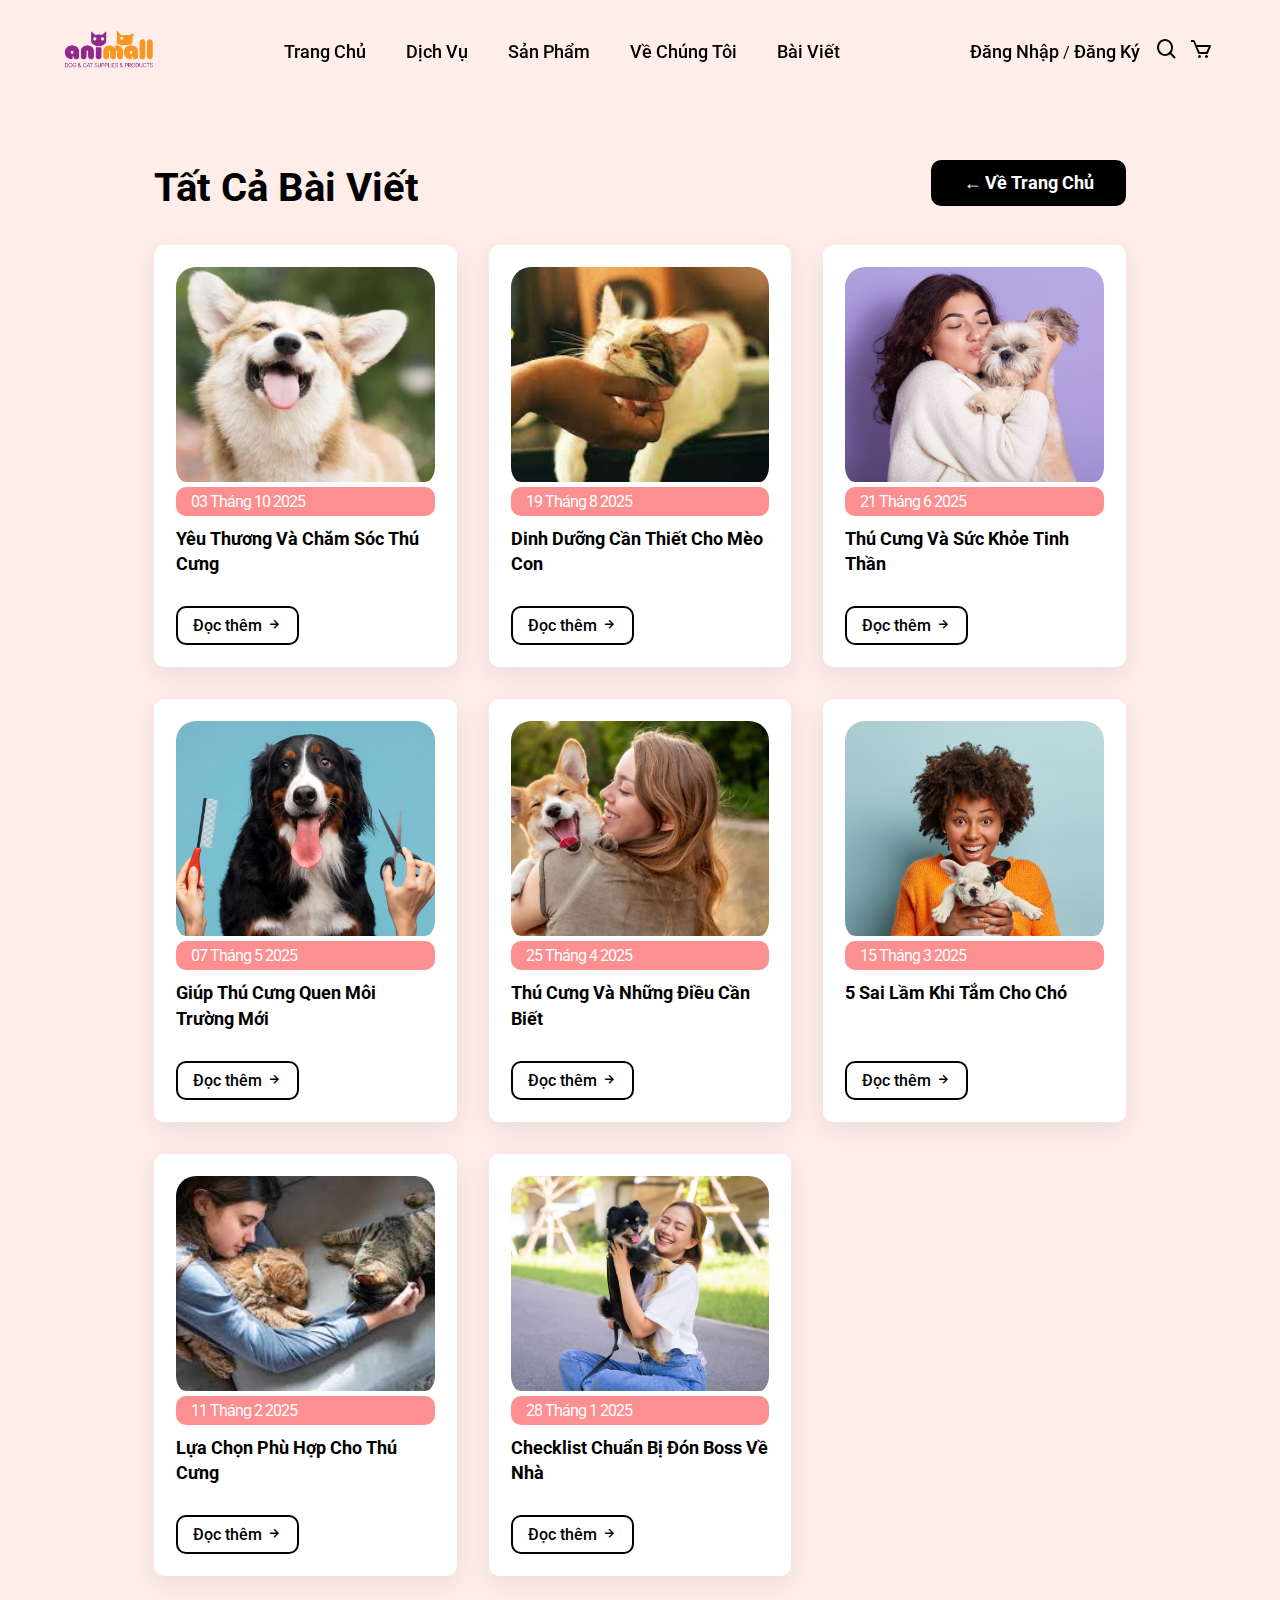
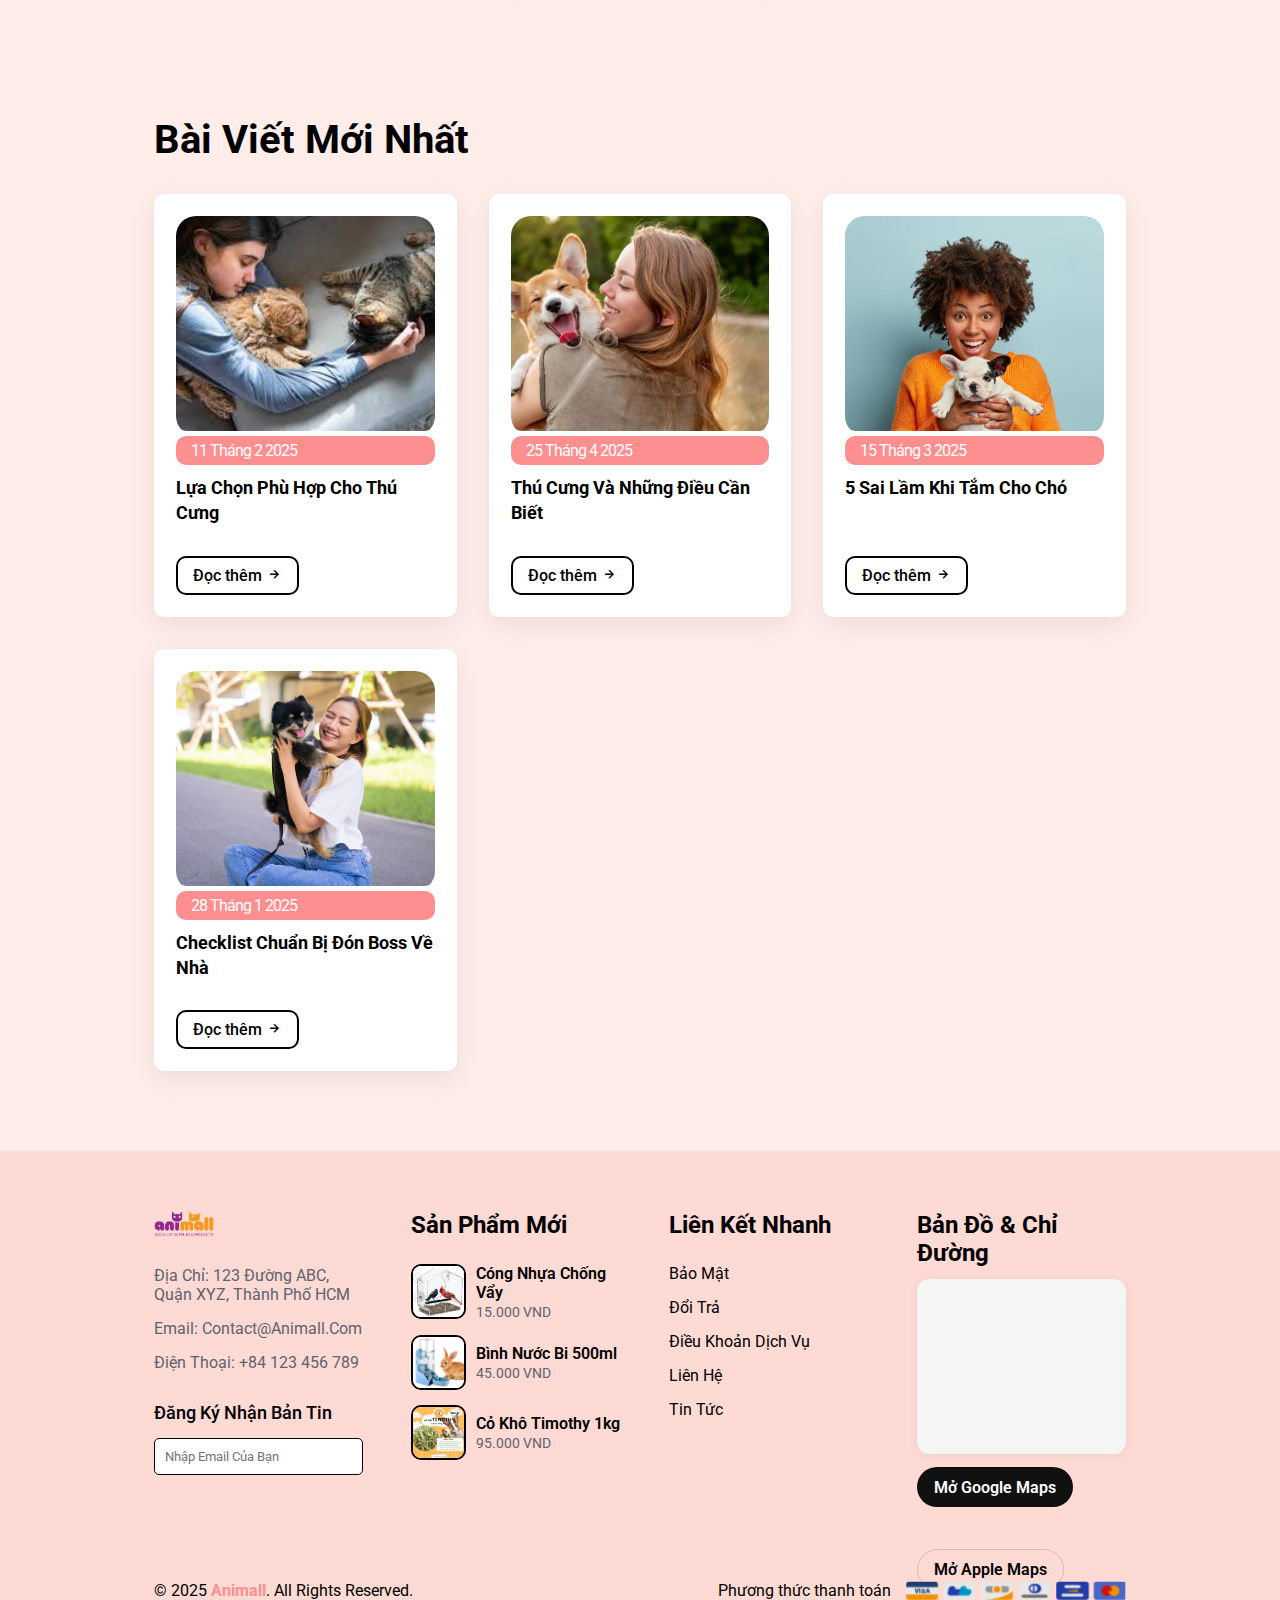
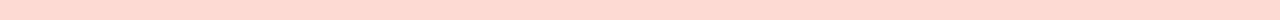
<file: posts.html>
<!DOCTYPE html>
<html lang="en">
    <head>
        <meta charset="UTF-8" />
        <meta name="viewport" content="width=device-width, initial-scale=1.0" />
        <title>Trang chủ - Animall</title>
        <link rel="stylesheet" href="css/style.css"/>

        <!-- boxicons link-->
        <link rel="stylesheet" href="https://unpkg.com/boxicons@latest/css/boxicons.min.css">
        <!-- google fonts link -->
        <link rel="preconnect" href="https://fonts.googleapis.com">
        <link rel="preconnect" href="https://fonts.gstatic.com" crossorigin>
        <link href="https://fonts.googleapis.com/css2?family=Roboto:ital,wght@0,100..900;1,100..900&display=swap" rel="stylesheet">
    </head>
    <body>
        <header>
            <a href="index.html" class="logo"><img src="image/2nd-logo.png" alt=""></a>

            <ul class="navigation">
                <li><a href="index.html">Trang chủ</a></li>
                <li><a href="index.html#services">Dịch vụ</a></li>
                <li><a href="index.html#food">Sản phẩm</a></li>
                <li><a href="index.html#review">Về chúng tôi</a></li>
                <li><a href="index.html#post">Bài viết</a></li>
            </ul>
            <div class="head-btn">
                <div class="nav-btn">
                    <div class="log-reg">
                        <a href="login.html">Đăng nhập / </a>
                        <a href="register.html">Đăng ký</a>
                    </div>
                    <div class="head-icon">
                        <button id="searchToggle" class="search-btn" type="button">
                            <i class='bx bx-search'></i>
                        </button>
                        <a href="#" class="cart-link">
                            <i class='bx bx-cart'></i>
                            <span id="cartCount" class="cart-count" aria-live="polite">0</span>
                        </a>
                    </div>
                </div>
                <div class="bx bx-menu" id="menu-icon">
                    
                </div>
            </div>
        </header>
        <!-- Ô tìm kiếm sản phẩm -->
        <div class="search-panel" id="searchPanel" aria-hidden="true">
            <div class="search-inner">
                <input
                    type="text"
                    id="searchInput"
                    placeholder="Tìm sản phẩm..."
                    autocomplete="off"
                />
                <button id="searchClose" class="search-close" type="button">&times;</button>
            </div>

            <div id="searchResults" class="search-results"></div>
        </div>

        <!-- TẤT CẢ BÀI VIẾT -->
        <section class="post" id="post">
            <div class="post-text">
            <div class="top-text">
                <h2>Tất Cả Bài Viết</h2>
            </div>
            <div class="top-btn">
                <a href="index.html#post">← Về trang chủ</a>
            </div>
            </div>

            <div class="main-post" id="allPosts">
            
            </div>
        </section>                                                

        <!-- bài viết gần nhất -->
        <section class="post" id="post">
            <div class="post-text">
                <div class="top-text">
                    <h2>Bài viết mới nhất</h2>
                </div>
                
            </div>

            <div class="main-post" id="latestPosts">

            </div>
        </section>

 
        <!-- liên hệ -->
        <section class="contact">
            <div class="main-cont">
                <div class="cont-1">
                    <img src="image/2nd-logo.png" alt="2nd-logo.png">
                    <p>Địa chỉ: 123 Đường ABC, Quận XYZ, Thành phố HCM</p>
                    <p>Email: contact@animall.com</p>
                    <p>Điện thoại: +84 123 456 789</p>

                    <h5>Đăng Ký Nhận Bản Tin</h5>
                    <input type="text" placeholder="Nhập email của bạn">
                </div>

                <div class="cont-2">
                    <h3>Sản phẩm mới</h3>

                    <div class="humb-cont" id="recentProducts">

                    </div>
                </div>

                <div class="cont-3">
                    <h3>Liên kết nhanh</h3>
                    <a href="#">Bảo mật</a>
                    <a href="#">Đổi trả</a>
                    <a href="#">Điều khoản dịch vụ</a>
                    <a href="contact.html" target="_blank">Liên hệ</a>
                    <a href="index.html#post">Tin tức</a>
                </div>

                <div class="cont-3 map-card">
                    <h3>Bản đồ &amp; Chỉ đường</h3>
                
                    <div class="map-wrap">
                        <!-- Sửa địa chỉ trong q= nếu bạn đổi địa chỉ công ty -->
                        <iframe loading="lazy" allowfullscreen referrerpolicy="no-referrer-when-downgrade"
                            src="https://www.google.com/maps?q=123+%C4%90%C6%B0%E1%BB%9Dng+ABC%2C+Qu%E1%BA%ADn+XYZ%2C+Th%C3%A0nh+ph%E1%BB%91+HCM&z=16&output=embed">
                        </iframe>
                    </div>
                
                    <div class="map-actions">
                        <!-- Nút mở chỉ đường (Google Maps) -->
                        <a class="btn" target="_blank" rel="noopener"
                            href="https://www.google.com/maps/dir/?api=1&destination=123+%C4%90%C6%B0%E1%BB%9Dng+ABC%2C+Qu%E1%BA%ADn+XYZ%2C+Th%C3%A0nh+ph%E1%BB%91+HCM">
                            Mở Google Maps
                        </a>
                
                        <!-- (Tuỳ chọn) Nút Apple Maps cho iOS/macOS -->
                        <a class="btn btn-outline" target="_blank" rel="noopener"
                            href="https://maps.apple.com/?daddr=123+%C4%90%C6%B0%E1%BB%9Dng+ABC%2C+Qu%E1%BA%ADn+XYZ%2C+Th%C3%A0nh+ph%E1%BB%91+HCM">
                            Mở Apple Maps
                        </a>
                    </div>
                </div>

            </div>
        </section>
        <!-- chân trang -->
        <div class="footer">
            <div class="footer-left">
                <p>© 2025 <span>Animall</span>. All rights reserved.</p>
            </div>
            <div class="footer-right">
                <p>Phương thức thanh toán</p>
                <img src="image/footer-img.png" alt="footer-img.png">
            </div>
        </div>
        <!-- javascript link -->
        <script src="js/script.js"></script>
        <!-- giỏ hàng -->
        <script src="js/cart.js"></script>
        <div id="cartDrawer" class="cart-drawer" aria-hidden="true">
            <div class="cart-overlay" data-cart-close></div>
            <div class="cart-panel" role="dialog" aria-labelledby="cartTitle">
                <div class="cart-header">
                    <h3 id="cartTitle">Giỏ Hàng</h3>
                    <button class="cart-close" data-cart-close aria-label="Đóng giỏ">&times;</button>
                </div>
        
                <div id="cartItems" class="cart-items"></div>
        
                <div class="cart-footer">
                    <div class="cart-total">
                        <span>Tổng:</span>
                        <strong id="cartTotal">0 VND</strong>
                    </div>
                    <div class="cart-actions">
                        <button id="cartClear" class="btn-outline">Xoá tất cả</button>
                        <a id="cartCheckout" href="checkout.html" class="btn-primary">Thanh toán</a>

                    </div>
                </div>
            </div>
        </div>

    </body>
</html>
</file>
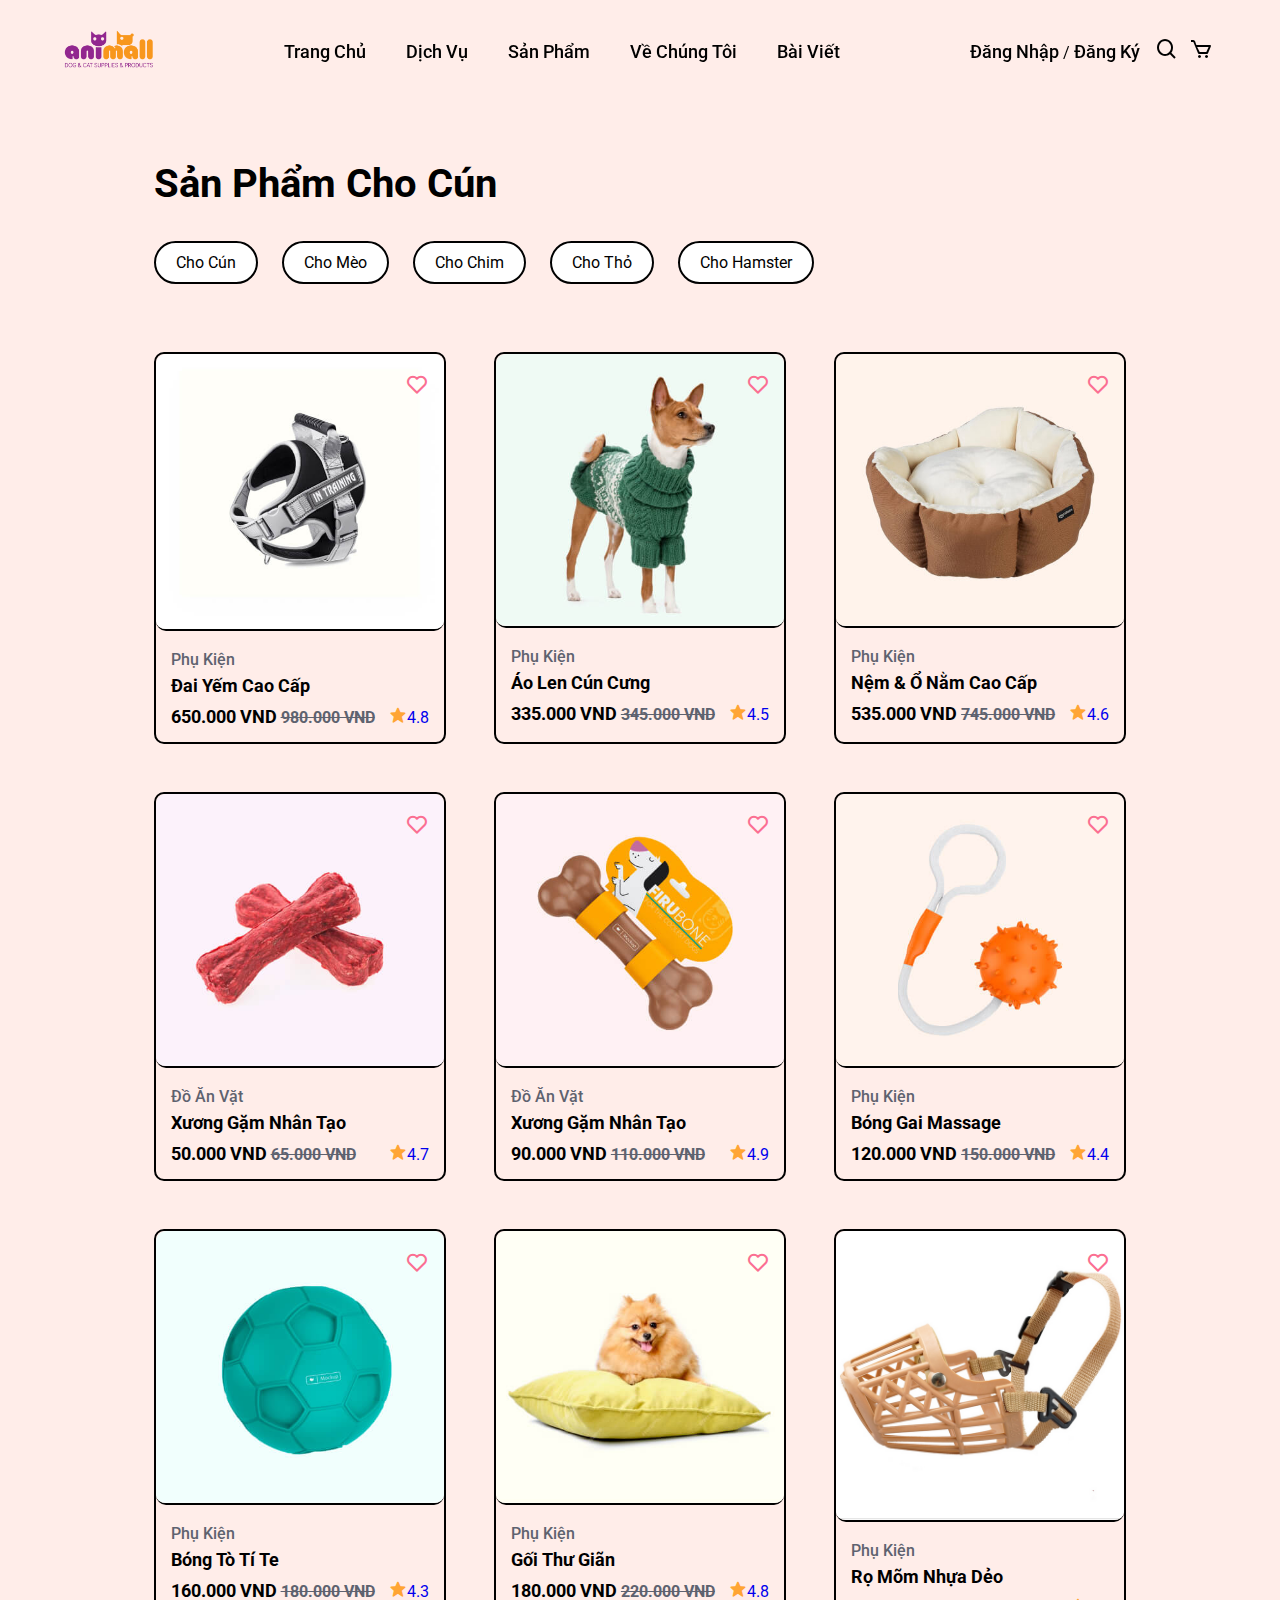
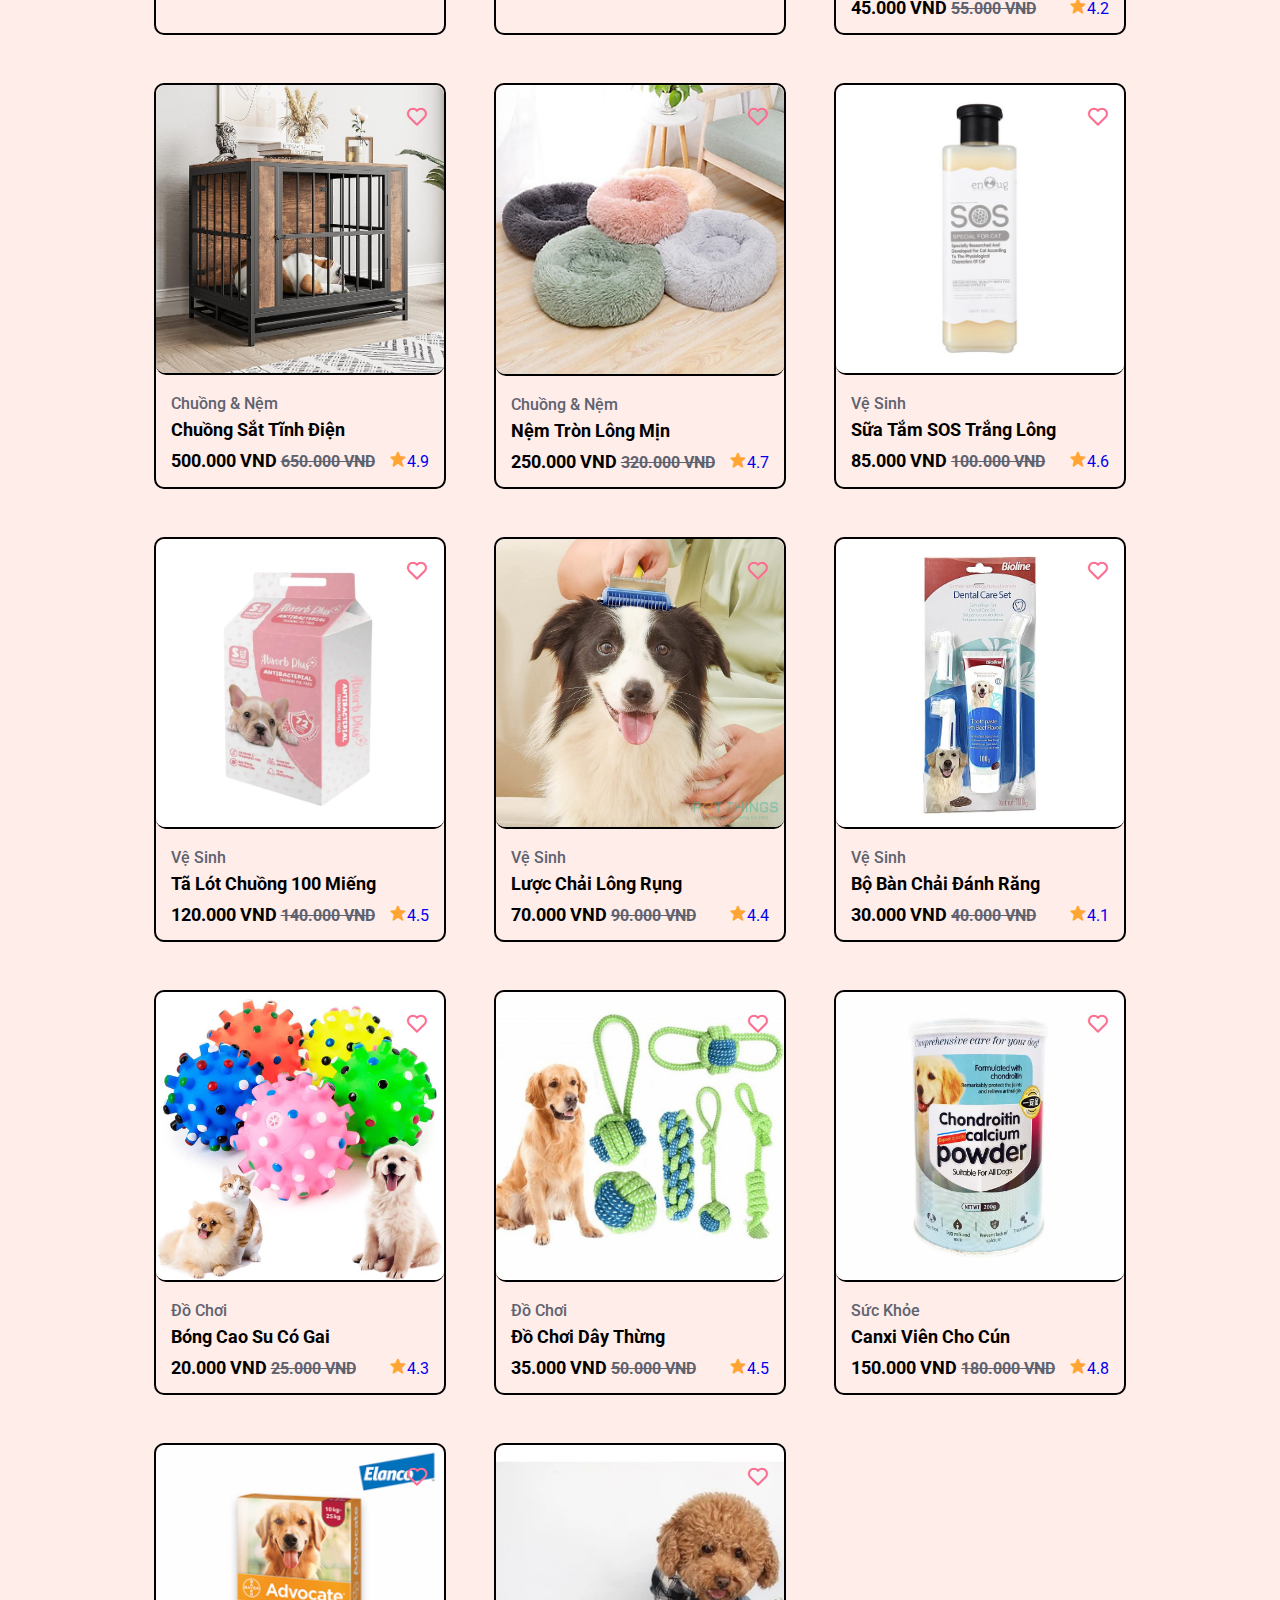
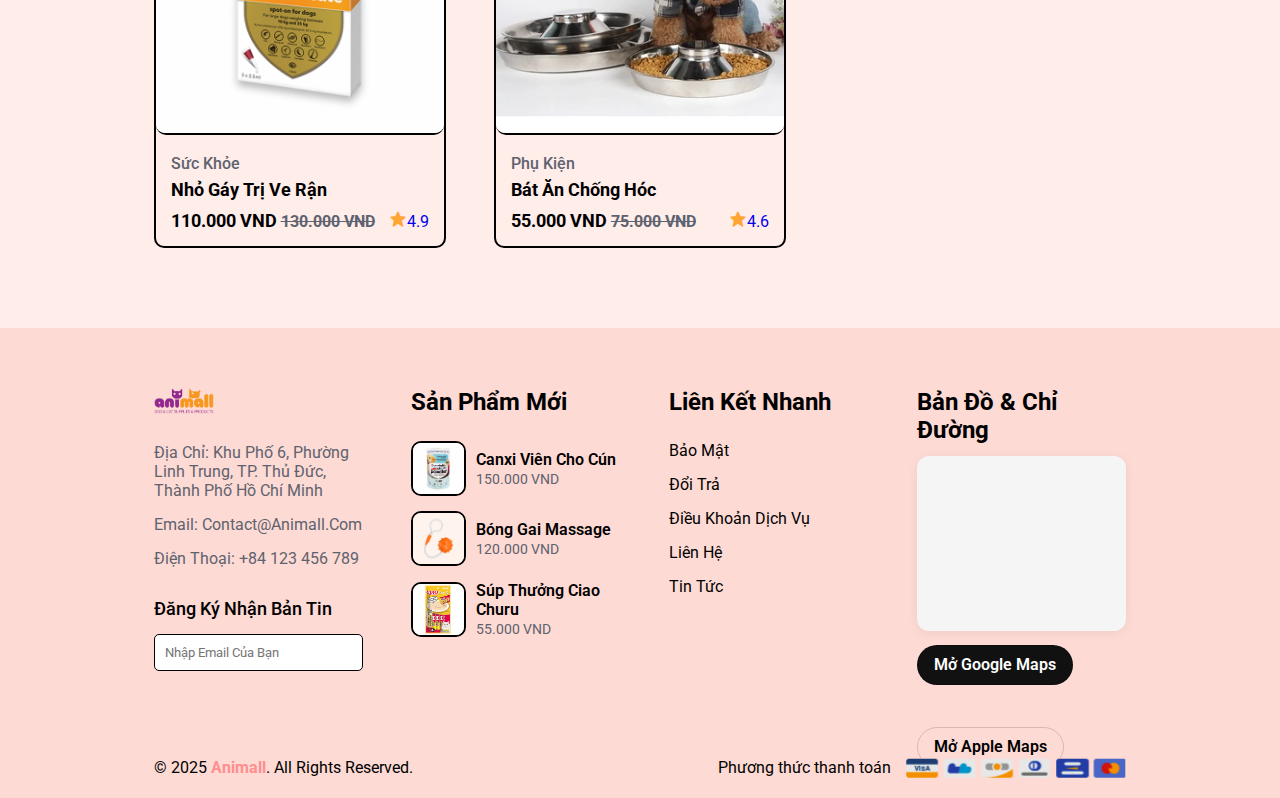
<file: products.html>
<!DOCTYPE html>
<html lang="vi">

<head>
    <meta charset="UTF-8" />
    <meta name="viewport" content="width=device-width, initial-scale=1.0" />
    <title>Tất cả sản phẩm - Animall</title>
    <link rel="stylesheet" href="css/style.css" />

    <!-- boxicons link-->
    <link rel="stylesheet" href="https://unpkg.com/boxicons@latest/css/boxicons.min.css">
    <!-- google fonts link -->
    <link rel="preconnect" href="https://fonts.googleapis.com">
    <link rel="preconnect" href="https://fonts.gstatic.com" crossorigin>
    <link href="https://fonts.googleapis.com/css2?family=Roboto:ital,wght@0,100..900;1,100..900&display=swap"
        rel="stylesheet">
</head>

<body>
    <!-- header, search, cart dùng chung -->
    <script src="partials/header.js"></script>
    <!-- Ô tìm kiếm sản phẩm -->
    <div class="search-panel" id="searchPanel" aria-hidden="true">
        <div class="search-inner">
            <input type="text" id="searchInput" placeholder="Tìm sản phẩm..." autocomplete="off" />
            <button id="searchClose" class="search-close" type="button">&times;</button>
        </div>

        <div id="searchResults" class="search-results"></div>
    </div>

    <section class="food" id="catalog">
        <div class="top-food">
            <h2 id="catalogTitle">Tất cả sản phẩm</h2>
            <!-- tab: điều hướng giữa các pet ngay tại trang catalog -->
            <div class="food-ctg">
                <a href="?cat=dog" class="food-btn">Cho Cún</a>
                <a href="?cat=cat" class="food-btn">Cho Mèo</a>
                <a href="?cat=bird" class="food-btn">Cho Chim</a>
                <a href="?cat=rabbit" class="food-btn">Cho Thỏ</a>
                <a href="?cat=hamster" class="food-btn">Cho Hamster</a>
            </div>
        </div>
        <div class="food-product" id="catalogGrid"></div>
    </section>

    <!-- section liên hệ dùng chung-->
    <script src="partials/contact.js"></script>
    <!-- footer dùng chung -->
    <script src="partials/footer.js"></script>
    <!-- javascript link -->
    <script src="js/script.js"></script>
    <!-- giỏ hàng -->
    <script src="js/cart.js"></script>

</body>

</html>
</file>
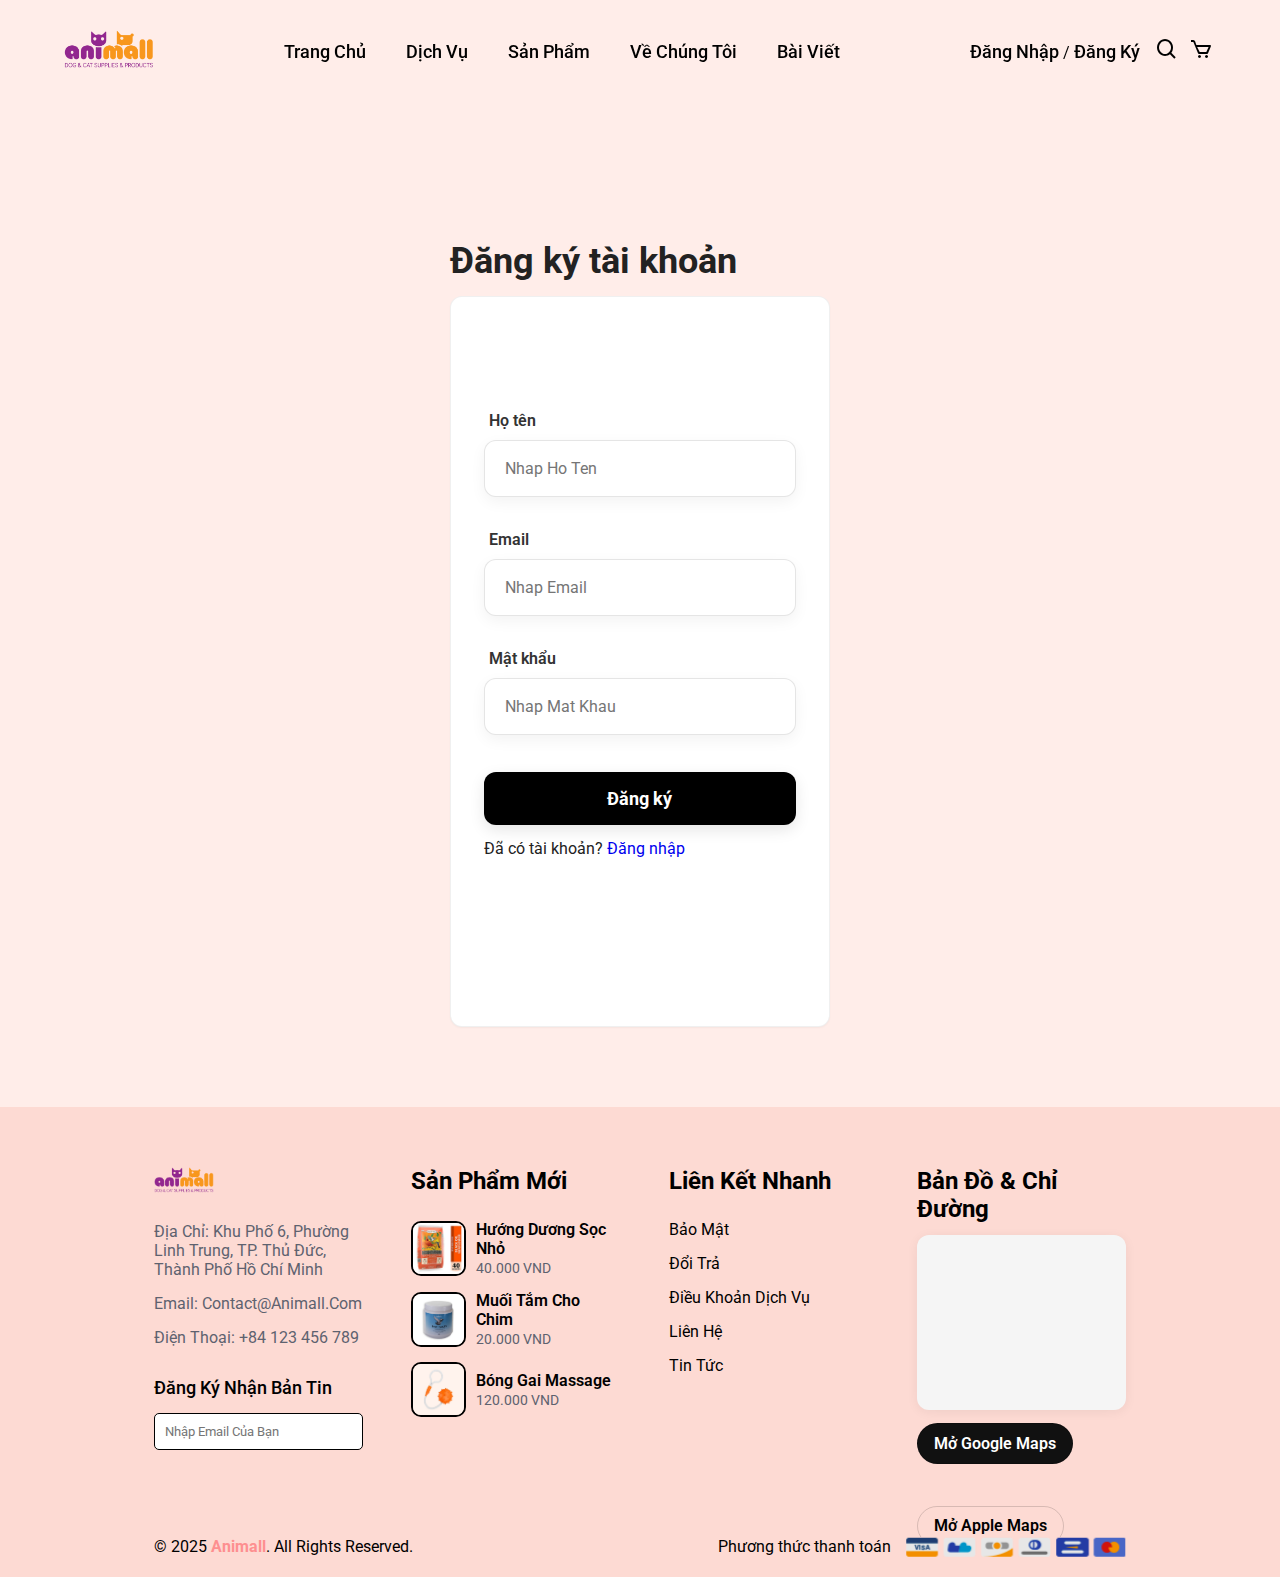
<file: register.html>
<!DOCTYPE html>
<html lang="en">
    <head>
        <meta charset="UTF-8" />
        <meta name="viewport" content="width=device-width, initial-scale=1.0" />
        <title>Trang chủ - Animall</title>
        <link rel="stylesheet" href="css/style.css"/>

        <!-- boxicons link-->
        <link rel="stylesheet" href="https://unpkg.com/boxicons@latest/css/boxicons.min.css">
        <!-- google fonts link -->
        <link rel="preconnect" href="https://fonts.googleapis.com">
        <link rel="preconnect" href="https://fonts.gstatic.com" crossorigin>
        <link href="https://fonts.googleapis.com/css2?family=Roboto:ital,wght@0,100..900;1,100..900&display=swap" rel="stylesheet">
    </head>
    <body>
        <!-- header, search, cart dùng chung -->
        <script src="partials/header.js"></script>
        
        <!-- Ô tìm kiếm sản phẩm -->
        <div class="search-panel" id="searchPanel" aria-hidden="true">
            <div class="search-inner">
                <input
                    type="text"
                    id="searchInput"
                    placeholder="Tìm sản phẩm..."
                    autocomplete="off"
                />
                <button id="searchClose" class="search-close" type="button">&times;</button>
            </div>

            <div id="searchResults" class="search-results"></div>
        </div>

        <section class="page-section">
            <h1>Đăng ký tài khoản</h1>

            <div class="card form">
            <form id="registerForm">
                <label for="regName">Họ tên</label>
                <input type="text" id="regName" required placeholder="nhap ho ten">

                <label for="regEmail">Email</label>
                <input type="email" id="regEmail" required placeholder="nhap email">

                <label for="regPassword">Mật khẩu</label>
                <input type="password" id="regPassword" required placeholder="nhap mat khau">

                <button type="submit" class="btn" style="margin-top:12px;">Đăng ký</button>

                <p style="margin-top:10px;">
                Đã có tài khoản?
                <a href="login.html">Đăng nhập</a>
                </p>

                <p id="registerError" style="color:#b00020;margin-top:8px;display:none;"></p>
                <p id="registerSuccess" style="color:#0a7f2e;margin-top:8px;display:none;"></p>
            </form>
            </div>
        </section>


        <!-- section liên hệ dùng chung-->
        <script src="partials/contact.js"></script>
        <!-- Footer dùng chung -->
        <script src="partials/footer.js"></script>

        <!-- javascript link -->
        <script src="js/script.js"></script>
        
        <!-- giỏ hàng -->
        <script src="js/cart.js"></script>


    </body>
</html>
</file>
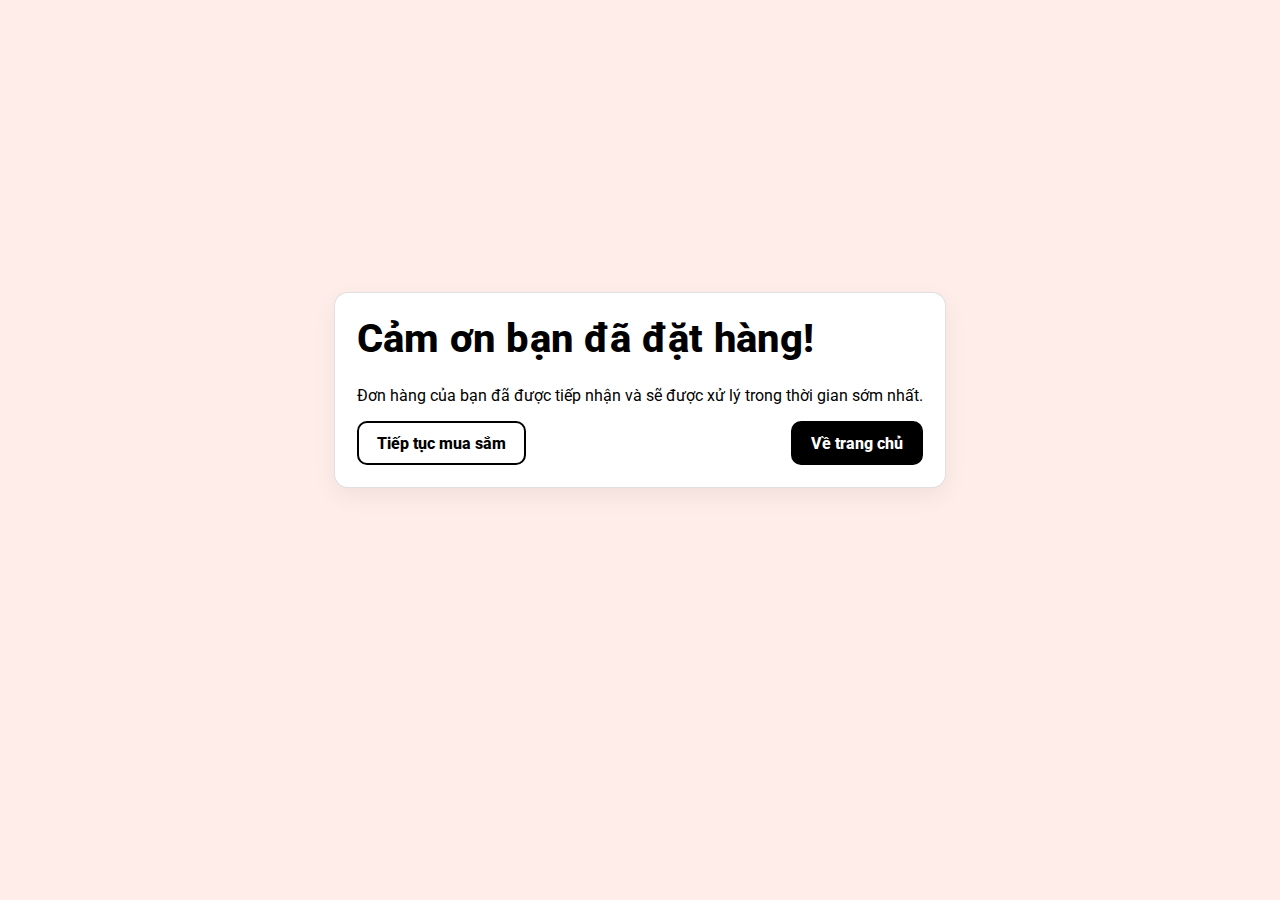
<file: thankyou.html>
<!DOCTYPE html>
<html lang="vi">
<head>
  <meta charset="UTF-8" />
  <meta name="viewport" content="width=device-width, initial-scale=1.0" />
  <title>Cảm ơn - Animall</title>
  <link rel="stylesheet" href="css/style.css" />
  <link rel="stylesheet" href="css/checkout.css" />
  <!-- google fonts link -->
  <link rel="preconnect" href="https://fonts.googleapis.com">
  <link rel="preconnect" href="https://fonts.gstatic.com" crossorigin>
  <link href="https://fonts.googleapis.com/css2?family=Roboto:ital,wght@0,100..900;1,100..900&display=swap" rel="stylesheet">
</head>
<body>
  <section class="checkout" style="min-height:60vh;display:flex;align-items:center;justify-content:center;">
    <div class="checkout-form" style="max-width:720px;">
      <h2>Cảm ơn bạn đã đặt hàng!</h2>
      <p>Đơn hàng của bạn đã được tiếp nhận và sẽ được xử lý trong thời gian sớm nhất.</p>
      <p id="orderInfo" style="margin-top:8px;"></p>
      <div class="actions" style="margin-top:16px;">
        <a class="btn-outline" href="products.html">Tiếp tục mua sắm</a>
        <a class="btn-primary" href="index.html">Về trang chủ</a>
      </div>
    </div>
  </section>
  <script>
    const id = new URLSearchParams(location.search).get('id');
    if(id){ document.getElementById('orderInfo').textContent = 'Mã đơn hàng: ' + id; }
  </script>
</body>
</html>
</file>
<file: css/checkout.css>
/* ====== Layout tổng thể ====== */
.checkout{
  background: var(--bg-1-color);
  padding-top: 120px; /* đảm bảo không bị header fixed che */
}
.checkout h2{
  font-size: var(--h2-font);
  font-weight: 800;
  margin: 0 0 24px;
  letter-spacing: .2px;
}
.checkout-grid{
  max-width: 1200px;
  margin: 0 auto;
  display: grid;
  grid-template-columns: 1.6fr 1fr; /* form : summary */
  gap: 28px;
  align-items: start;
}

/* Card chuẩn */
.checkout-form,
.checkout-summary{
  background: var(--sec-color);
  border: 1.5px solid rgba(0,0,0,.12);
  border-radius: 14px;
  padding: 22px;
  box-shadow: 0 8px 24px rgba(0,0,0,.06);
}
.checkout-form h3,
.checkout-summary h3{
  font-size: 20px;
  font-weight: 800;
  margin-bottom: 14px;
}

/* ====== Form ====== */
.checkout-form label{
  display:block;
  font-weight:700;
  font-size: 14px;
  margin: 10px 0 6px;
  color: var(--main-color);
}
.checkout-form input,
.checkout-form textarea{
  width: 100%;
  height: 44px;
  border: 1.6px solid rgba(0,0,0,.2);
  border-radius: 10px;
  padding: 10px 12px;
  background: #fff;
  transition: border-color .2s ease, box-shadow .2s ease;
}
.checkout-form textarea{ height: 96px; resize: vertical; }

.checkout-form input:focus,
.checkout-form textarea:focus{
  outline: none;
  border-color: var(--hov-color);
  box-shadow: 0 0 0 3px rgba(254,143,144,.2);
}

.grid-two{
  display: grid;
  grid-template-columns: 1fr 1fr;
  gap: 14px;
}

/* ====== Radio list (ship & pay) ====== */
.radios{
  display: grid;
  gap: 10px;
  margin: 8px 0 18px;
}
.radios label{
  display:flex;
  align-items: center;
  gap: 10px;
  padding: 10px 12px;
  border: 1.5px solid rgba(0,0,0,.12);
  border-radius: 10px;
  background: #fff;
  cursor: pointer;
  transition: border-color .2s ease, box-shadow .2s ease, background .2s;
}
.radios input[type="radio"]{
  appearance: none;
  width: 18px; height: 18px;
  border: 2px solid var(--main-color);
  border-radius: 50%;
  display: grid; place-items: center;
}
.radios input[type="radio"]::after{
  content: "";
  width: 10px; height: 10px; border-radius: 50%;
  transform: scale(0);
  background: var(--main-color);
  transition: transform .12s ease;
}
.radios input[type="radio"]:checked::after{ transform: scale(1); }
.radios input[type="radio"]:checked + *{ font-weight: 700; }
.radios label:has(input[type="radio"]:checked){
  border-color: var(--hov-color);
  box-shadow: 0 0 0 3px rgba(254,143,144,.18);
}

/* ====== Nút hành động ====== */
.actions{
  display:flex;
  gap: 12px;
  justify-content: space-between;
  margin-top: 14px;
  flex-wrap: wrap;
}
.btn-primary, .btn-outline{
  display:inline-flex; align-items:center; justify-content:center;
  height: 44px; padding: 0 18px;
  border-radius: 10px; font-weight: 800; cursor: pointer;
  text-decoration: none; user-select: none;
  transition: background .2s ease, color .2s ease, border-color .2s ease, transform .1s ease;
}
.btn-primary{
  background: var(--main-color); color: var(--sec-color);
  border: 2px solid var(--main-color);
}
.btn-primary:hover{
  background: var(--hov-color); border-color: var(--hov-color); color: #fff;
  transform: translateY(-1px);
}
.btn-outline{
  background: #fff; color: var(--main-color);
  border: 2px solid var(--main-color);
}
.btn-outline:hover{
  background: var(--main-color); color: #fff;
}

/* ====== Summary (Đơn hàng) ====== */
.summary-items{
  display: grid; gap: 12px; margin-bottom: 14px;
}
.summary-item{
  display:grid; grid-template-columns: 64px 1fr auto;
  gap: 12px; align-items: center;
  border: 1px solid rgba(0,0,0,.08);
  border-radius: 10px; padding: 8px;
  background: #fff;
}
.summary-item img{
  width:64px; height:64px; object-fit: cover; border-radius: 8px;
  border: 1px solid rgba(0,0,0,.06);
}
.summary-item .title{
  font-weight: 700; margin-bottom: 4px;
}
.summary-item .muted{
  font-size: 13px; color: var(--p-color);
}
.summary-line, .summary-total{
  display:flex; justify-content: space-between; align-items:center;
  padding: 8px 0; font-weight: 600;
}
.summary-total{
  border-top: 1px dashed rgba(0,0,0,.18);
  margin-top: 6px; font-size: 1.1rem;
}

/* Nhập mã giảm giá */
.coupon{ display:flex; gap: 8px; margin-top: 12px; }
.coupon input{
  flex:1; height: 42px; border-radius: 10px; padding: 0 12px;
  border: 1.6px solid rgba(0,0,0,.2);
}
.coupon .btn-outline.small{ height: 42px; padding: 0 14px; }

/* Sticky summary trên desktop để không phải cuộn nhiều */
@media (min-width: 993px){
  .checkout-summary{ position: sticky; top: 110px; }
}

/* ====== Responsive ====== */
@media (max-width: 992px){
  .checkout-grid{ grid-template-columns: 1fr; }
  .grid-two{ grid-template-columns: 1fr; }
  .actions{ gap: 10px; }
  .btn-primary, .btn-outline{ flex: 1 1 180px; }
}

/* ====== Fine tune cho giỏ trong Drawer (nếu có) ====== */
.cart-footer .cart-actions .btn-primary,
.checkout .cart-actions .btn-primary{
  background: var(--main-color);
  color: var(--sec-color);
  border: 2px solid var(--main-color);
  box-shadow: none;
}
.cart-footer .cart-actions .btn-primary:hover,
.checkout .cart-actions .btn-primary:hover{
  background: var(--hov-color);
  border-color: var(--hov-color);
  color: #fff;
  transform: translateY(-1px);
}
</file>
<file: css/style.css>
/**CÀI ĐẶT CHUNG (RESET & VARIABLES)***/

/* reset mặc định cho tất cả các thẻ */
*{
    margin: 0;
    padding: 0;
    box-sizing: border-box; /* tính kích thước phần tử bao gồm cả padding và border */
    scroll-behavior: smooth; /* cuộn trang mượt mà khi click vào link neo (anchor) */
    list-style: none; /* bỏ dấu chấm tròn đầu dòng của thẻ ul, li */
    text-decoration: none; /* bỏ gạch chân của thẻ a */
    font-family: "Roboto", sans-serif; /* font chữ mặc định */
}
/* khai báo biến CSS (CSS Variables) để dễ dàng quản lý màu sắc và kích thước */
:root{
    /* bảng màu */
    --main-color: #000000;  /* màu đen chủ đạo */
    --sec-color: #FFFFFF;   /* màu trắng phụ */
    --hov-color: #FE8F90;   /* màu khi di chuột vào (hover) - Hồng */
    --bg-1-color: #FFEDE9;  /* màu nền 1 - Hồng nhạt */
    --bg-2-color: #FDDAD3;  /* màu nền 2 */
    --p-color: #5E626F;     /* màu chữ đoạn văn */
    --icon-color: #FFA534;  /* Màu icon - Cam */

    /* kích thước chữ (typography) */
    --h1-font: 3.75rem;     /* ~60px */
    --h2-font: 2.5rem;      /* ~40px */
    --h3-font: 1.5rem;      /* ~24px */
    --h6-font: 1.125rem;    /* ~18px */
    --p-font: 1rem;         /* 16px */
}
/**HEADER & NAVIGATION (THANH ĐIỀU HƯỚNG)**/
header{
    position: fixed; /* cố định menu trên cùng khi cuộn trang */
    width: 100%;
    top: 0;
    right: 0;
    z-index: 10001; /* đảm bảo menu luôn nổi lên trên các thành phần khác */
    display: flex;  /* dùng Flexbox để dàn hàng ngang */
    align-items: center; /* căn giữa theo chiều dọc */
    justify-content: space-between; /* căn đều 2 bên (Logo trái, Menu phải) */
    padding: 30px 12%; /* khoảng cách lề trong */
}
/* logo */
.logo img{
    width: 90px;
    height: auto;

}
/* khu vực menu chính */
.navigation{
    display: flex;
    align-items: center;
}
.navigation a{
    color: var(--main-color);
    font-size: var(--h6-font);
    font-weight: 500;
    text-transform: capitalize; /* viết hoa chữ cái đầu */
    padding: 10px 20px;
    transition: all 0.42s; /* hiệu ứng chuyển đổi mượt trong 0.42s */
}

.navigation a:hover{
    color: var(--hov-color); /* đổi màu khi di chuột vào */
}
/* các nút chức năng bên phải (login/register/icons) */
.head-btn{
    display: flex;
    align-items: center;
}
.nav-btn{
    display: flex;
    align-items: center;
    justify-content: center;
}
/* icon menu mobile - mặc định ẩn trên desktop */
#menu-icon{
    color: var(--main-color);
    font-size: var(--h2-font);
    z-index: 10001;
    cursor: pointer;
    margin-left: 10px;
    display: none; /* ẩn đi, hiện lại khi dùng media query cho mobile */
}
.log-reg{
    margin-right: 12px;
}
.log-reg a{
    color: var(--main-color);
    font-size: var(--h6-font);
    font-weight: 500;
    text-transform: capitalize;
    transition: all 0.42s;
}
.log-reg a:hover{
    color: var(--hov-color);
    text-decoration: underline var(--hov-color);/* gạch chân khi hover */
}
/* các icon trên header (giỏ hàng, tìm kiếm...) */
.head-icon i{
    font-size: var(--h3-font);
    margin: 0px 3px;
    color: var(--main-color);
    transition: all 0.42s;
}
.head-icon i:hover{
    color: var(--hov-color);
}

/* header khi cuộn xuống (sticky) - class này thường được JS thêm vào */
header.sticky{
    background-color: var(--sec-color); /* đổi nền sang trắng */
    padding: 14px 12%; /* thu nhỏ padding lại cho gọn */
    box-shadow: 0 4px 15px rgb(0,0,0/8%); /* tạo bóng đổ nhẹ */
    transition: all .42s;
}
#menu-icon{
    color: var(--main-color);
    font-size: var(--h2-font);
    z-index: 10001;
    cursor: pointer;
    margin-left: 10px;
    display: none;
}
/** CÁC SECTION CHUNG **/
section{
    padding: 60px 12% 80px; /* padding: trên 60px, trái/phải 12%, dưới 80px */
}

/**HOME SECTION (PHẦN BANNER CHÍNH)**/
.text-img img{
    width: 55px;
    height: auto;
}
/* container chính của banner */
.container{
    position:relative;
    width: 100%;
    height: 100vh; /* chiều cao bằng 100% màn hình thiết bị */
    background-size: cover;
    background-position: center;
    background-color: var(--bg-1-color);
    display: grid; /* sử dụng grid layout */
    grid-template-columns: repeat(2, 1fr); /* chia làm 2 cột bằng nhau */
    align-items: center;
    gap: 2rem;
}
/* ảnh banner chính */
.cont-img img{
    position: absolute;
    bottom: 0;
    max-width: 100%;
    width: 580px;
    height: auto;
}
.btom-2 img{
    width: 80px;
    height: auto;
}
/* typography cho phần text banner */
.cont-text h4{
    color: var(--icon-color);
    font-size: var(--h6-font);
    font-weight: 700;
    letter-spacing: 1px; /* khoảng cách giữa các chữ cái */
    margin-bottom: 15px;
    text-transform: capitalize;

}

.cont-text h1{
    font-size: var(--h1-font); /* chữ to nhất */
    color: var(--main-color);
    font-weight: 700;
    text-transform: capitalize;
}

.cont-text h3{
    font-size: var(--h3-font);
    color: var(--main-color);
    font-weight: 500;
    margin: 10px 0 20px 0px;
}
/* nút bấm call to action */
.cont-btn{
    display: flex;
    align-items: center;
    margin-bottom: 20px;
}
.cont-btn a{
    display: inline-flex;
    color: var(--sec-color); /* chữ trắng */
    font-size: var(--h6-font);
    font-weight: 500;
    border-radius: 10px; /* bo tròn góc */
    text-transform: capitalize;
    background-color: var(--main-color); /* nền đen */
    padding: 13px 25px;
}
.cont-btn i{
    font-size: var(--h3-font);
    margin-left: 6px;
    transition: all 0.42s;
}
/* hiệu ứng phóng to icon khi hover vào nút */
.cont-btn a:hover i{
    transform: scale(1.2);
}
/* phần thông tin dưới đáy banner */
.text-bottom{
    position: absolute;
    bottom: 0;

    display: flex;
    align-items: center;

}
.btom-1 img{
    width: 100px;
    border-radius: 10px;
    margin-right: 10px;
}
.btom-2 h5{
    font-size: var(--p-font);
    color: var(--main-color);
    font-weight: 700;
    text-transform: capitalize;
}
.icon-text{
    margin: 5px 0px;
    display: flex;
    align-items: center;
}
.text h6{
    font: size 14px; /* sửa lỗi cú pháp: font: size 14px -> font-size: 14px */
    color: #5E626F;
}
.text i{
    color: var(--icon-color);
    font-size: var(--h6-font);
    margin-right: 5px;
}
.text h6 span{
    color: var(--main-color); /* tô màu đậm cho phần span trong h6 */
}

/**CATEGORY SECTION PHÂN LOẠI**/
.category{
    background-color: var(--sec-color);
}
.cate-top h2{
    font-size: var(--h2-font);
    color: var(--main-color);
    font-weight: 700; 
    text-transform: capitalize;
    margin-bottom: 40px;
}
/* lưới hiển thị danh mục */
.main-cate{
    display: grid;
    /* tự động chia cột, mỗi cột tối thiểu 200px */
    grid-template-columns: repeat(auto-fit, minmax(200px, auto));
    gap: 2rem;
    position: relative;
}
.main-one{
    position: relative;
}
/* container ảnh để xử lý overflow khi zoom */
.main-img{
    overflow: hidden; /* ẩn phần ảnh bị thừa ra khi phóng to */
}
.main-img img{ 
    max-width: 100%;
    width: 100%;
    height: auto;
    display: block;
    border-radius: 10px;
    transition: transform 0.5s; /* hiệu ứng zoom trong 0.5s */
    cursor: pointer;
}
/* hiệu ứng zoom ảnh khi hover */
.main-img:hover img{
    transform: scale(1.1); /* phóng to 110% */
}
/* text nằm đè lên ảnh */
.main-text{
    position: absolute;
    top: 15px;
    left: 50%;
    transform: translateX(-50%); /* căn giữa tuyệt đối theo chiều ngang */
    text-align: center;
    white-space: nowrap; /* không xuống dòng */
}
.main-text h4{
    font-size: var(--h6-font);
    color: var(--main-color);
    font-weight: 700;
    text-transform: capitalize;
}

/**SERVICES SECTION DỊCH VỤ**/
.services{
    background-color: var(--bg-1-color);
}
.main-serv{
    display: grid;
    grid-template-columns: repeat(auto-fit, minmax(300px, auto)); /* cột tối thiểu 300px */

    gap: 2rem;
}
.serv-1 h2{
    font-size: var(--h2-font);
    color: var(--main-color);
    font-weight: 700;
    line-height: 1.2;
    text-transform: capitalize;
    margin-bottom: 30px;
}
/* chi tiết từng dịch vụ */
.detls{
    display: flex;
    align-items: center;
    justify-content: space-between;
    margin: 20px 0px;
}
.detls-1 p{
    font-size: var(--p-font);
    color: var(--main-color);
    font-weight: 500;
    text-transform: capitalize;
    transition: all 0.42s;
}
.detls-1 p:hover{
    color: var(--hov-color);
}
.detls-2 i{
    font-size: var(--h3-font);
    color: var(--main-color);
    transition: all 0.42s;
}
/* hiệu ứng mũi tên dịch chuyển sang phải khi hover */
.detls-2 i:hover{
    color: var(--hov-color);
    transform: translateX(5px);
}
.serv-2{
    border: 2px solid var(--main-color);
    border-radius: 10px;
    padding: 25px 25px;
}
/*thẻ nội dung giữa (chứa icon + title, mô tả, nút) */
.serv-2 .middle {
  display: flex;
  flex-direction: column;
  /*nếu thẻ .serv-2 tự co, cho .middle chiếm đủ chiều cao cột*/
  height: 100%;
}

/*đẩy nút xuống đáy thẻ bất kể mô tả dài hay ngắn*/
.serv-2 .mid-btn {
  margin-top: auto;       /*đẩy phần tử này xuống cuối cột*/
  align-self: flex-start; /*giữ nút canh trái như thiết kế (có thể đổi center)*/
}

/*giới hạn chiều cao mô tả để không phá layout nhỏ*/
#serviceDesc {
  overflow: hidden;
  text-overflow: ellipsis;
}

/* đảm bảo cột dịch vụ có chiều cao bằng nhau*/
.services .main-serv {
  display: grid; /*mục tiêu là stretch chiều cao*/
  align-items: stretch;
}

.mid-img {
    display: flex;       /*xếp ảnh và chữ thành hàng ngang */
    align-items: center; /*căn giữa theo chiều dọc */
    margin-bottom: 15px; /*khoảng cách dưới giữa khối ảnh-chữ*/
}
.mid-img img{
    width: 30px;
    height: auto;
    margin-right: 10px;
    
}
.mid-img h5{
    font-size: var(--h3-font);
    color: var(--main-color);
    font-weight: 700;
    text-transform: capitalize;
    margin-bottom: 0;
}
.middle p{
    font-size: var(--p-font);
    color: var(--main-color);
    font-weight: 400;
    margin:30px 0px 70px 0px;
    line-height: 28px;
    text-align: justify; /*căn đều 2 bên lề cho đẹp*/
}
.mid-btn{
    display: flex;
    justify-content: center;
}
.mid-btn a{
    display: inline-flex;
    color: var(--sec-color);
    font-size: var(--h6-font);
    font-weight: 500;
    border-radius: 10px;
    text-transform: capitalize;
    background-color: var(--main-color);
    padding: 13px 25px;
}
.mid-btn i{
    font-size: var(--h3-font);
    margin-left: 6px;
    transition: all 0.42s;
}
.serv-btn:hover i{
    transform: scale(1.2);
}
.serv-3 img{
    display: block;
    transition: transform 0.5s;
    width: 350px;
    height: auto;
    cursor: pointer;
    transition: all 0.42s;
}
.serv-3:hover img{
    transform: scale(1.1);
    filter: brightness(70%);
}
.img-1{
    border-top-left-radius: 80px;
    margin-bottom: 22px;
}
.img-2{
    border-radius: 10px;
}
/* logo thanh cuộn ngang */
.infinite{
    background-color: var(--sec-color);
    position: center;
    white-space: nowrap;
    padding: 30px 0px;
}
.infi-logo img{
    height: 50px;
    margin: 0px 0px;
    cursor: pointer;
}
.infi-logo{
    display: inline-flex;
    white-space: nowrap;
    animation: 10s slide infinite linear;
    gap: 40px;
    padding-left: 40px;
}
@keyframes slide{
    0%{
        transform: translateX(0);
    }
    100%{
        transform: translateX(-100%);
    }
}
/* thức ăn thú cưng */
.food{
    background-color: var(--bg-1-color);
}
.top-food h2{
    font-size: var(--h2-font);
    color: var(--main-color);
    font-weight: 700;
    line-height: 1.2;
    text-transform: capitalize;
    margin-bottom: 45px;
}
.food-ctg{
    margin-bottom: 80px;
}
.food-ctg a{
    text-transform: capitalize;
    color: var(--main-color);
    font-size: var(--p-font);
    font-weight: 400;
    border: 2px solid var(--main-color);
    border-radius: 30px;
    padding: 10px 20px;
    margin-right: 20px;
    transition: all 0.42s;
    background-color: var(--sec-color);
}
.food-ctg a:hover{
    background-color: var(--main-color);
    color: var(--sec-color);
}
.food-product{
    display: grid;
    grid-template-columns: repeat(auto-fit, minmax(250px, auto));
    gap: 3rem;
}
.row{
    position: relative;
    transition: all 0.42s;
    cursor: pointer;
    border: 2px solid var(--main-color);
    border-radius: 10px;

}
.row img{
    max-width: 100%;
    width: 100%;
    height: auto;
    border-radius: 10px;
    border-bottom: 2px solid var(--main-color);
}
.icon{
    position: absolute;
    top: 5%;
    right: 5%;
}
.icon i{
    font-size: var(--h3-font);
    color: #fb6f92;
}

.btm-text{
    padding: 15px 15px;
}
.btm-text p{
    font-size: var(--p-font);
    color: var(--p-color);
    font-weight: 500;
    text-transform: capitalize;
    margin-bottom: 6px;
}
.btm-text h5{
    color: var(--main-color);
    font-size: var(--h6-font);
    font-weight: 700;
    text-transform: capitalize;
    margin-bottom: 10px;
}
.price{
    display: flex;
    align-items: center;
    justify-content: space-between;
}
.price h6{
    color: var(--main-color);
    font-size: var(--h6-font);

}
.price h6 span{

    font-size: var(--p-font);
    text-decoration: line-through;
    color: #5E626F;
}
.rating i{
    color: #FFA534;
    font-size: var(--h6-font);
}
.rating i span{
    color: var(--main-color);
    font-size: var(--h6-font);
}
/* đánh giá css*/
.review{
    background-color: var(--sec-color);
}
.main-review{
    display: grid;
    grid-template-columns: repeat(2, 1fr);
    gap: 2rem;
    align-items: center;
}
.review-1 h2{
    font-size: var(--h2-font);
    color: var(--main-color);
    font-weight: 700;
    line-height: 1.2;
    text-transform: capitalize;
    margin-bottom: 20px;
}
.review-1 p{
    font-size: var(--p-font);
    color: var(--p-color);
    max-width: 400px;
    font-weight: 400;
    margin-bottom: 40px;
    line-height: 28px;
    text-align: justify;
}
.mem-detls{
    display: flex;
    align-items: center;
}
.mem-img img{
    width: 55px;
    height: 55px;
    border-radius: 30px;
    margin-right: 15px;
}
.mem-text h5{
    font-size: var(--h6-font);
    color: var(--main-color);
    font-weight: 700;
    text-transform: capitalize;
    margin-left: 10px;
}
.mem-text h6{
    font-size: var(--p-font);
    color: var(--p-color);
    font-weight: 400;
    margin-left: 10px;
}
.review-2 img{
    width: 600px;
    max-width: 600px;
    height: auto;
}

/* bài viết css */
.post{
    background-color: var(--bg-1-color);
}
.post-text{
    display: flex;
    align-items: center;
    justify-content: center;
    justify-content: space-between;
}
.top-text h2{
    font-size: var(--h2-font);
    color: var(--main-color);
    font-weight: 700;
    line-height: 1.2;
    text-transform: capitalize;
    margin-bottom: 30px;
}
.top-btn a{
    display: inline-block;
    color: var(--sec-color);
    font-size: var(--h6-font);
    font-weight: 700;
    text-transform: capitalize;
    border: 2px solid var(--main-color);
    background-color: var(--main-color);
    padding: 10px 30px;
    border-radius: 10px;
    margin-bottom: 39px;
    transition: all 0.42s;
}
.top-btn a:hover{
    background-color: transparent;
    color: var(--main-color);
}
.main-post{
    display: grid;
    grid-template-columns: repeat(auto-fit, minmax(250px, auto));
    gap: 2rem;
}
.main-post .box {
    display: flex;
    flex-direction: column;   /* xếp các phần trong box theo cột */
}
.main-post .box .box-btn {
    margin-top: auto;         /* đẩy nút xuống đáy box */
}
/*khung ảnh trong card */
.main-post .box .box-img {
    width: 100%;
    height: 220px;          
    overflow: hidden;
    border-radius: 20px;
    padding-bottom: 5px;  
}

/* ảnh bên trong khung */
.main-post .box .box-img img {
    width: 100%;
    height: 100%;
    object-fit: cover;      /* giữ tỉ lệ, tự cắt cho vừa khung */
    display: block;
}
.box-img img{
    max-width: 100%;
    width: 100%;
    height: auto;
    border-radius: 10px;
    margin-bottom: 18px;
    border-bottom: 18px;
    cursor: pointer;
    transition: all 0.42s;
}
.box-img img:hover{
    
    filter: brightness(70%);
}
.box{
    position: relative;
    background-color: var(--sec-color);
    padding: 22px 22px;
    border-radius: 10px;
    box-shadow: rgba(149, 157, 165, 0.2) 0px 8px 24px;
}
.box p{
    font-size: var(--p-font);
    color: var(--sec-color);
    background: var(--hov-color);
    padding: 5px 15px;
    text-transform: capitalize;
    display: inline-block;
    letter-spacing: -1px;
    border-radius: 10px;
    margin-bottom: 10px;
}
.box h4{
    max-width: 450px;
    font-size: var(--h6-font);
    color: var(--main-color);
    line-height: 1.4;
    font-weight: 700;
    text-transform: capitalize;
    margin-bottom: 30px;
}
.box-btn a{
    display: inline-block;
    color: var(--main-color);
    font-size: var(--p-font);
    font-weight: 500;
    border: 2px solid var(--main-color);
    padding: 8px 15px;
    border-radius: 10px;
    transition: all 0.42s;
}
.box-btn a:hover{
    background-color: var(--main-color);
    color: var(--sec-color);
}

/* liên hệ css */
.contact{
    background-color: var(--bg-2-color);
    border-top: 2px solid var(--main-color);
}
.main-cont{
    display: grid;
    grid-template-columns: repeat(auto-fit, minmax(200px, auto));
    gap: 3rem;

}
.cont-1 img{
    width: 60px;
    height: auto;
    margin-bottom: 10px;
}
.main-cont p{
    font-size: var(--p-font);
    color: var(--p-color);
    font-weight: 400;
    text-transform: capitalize;
    margin: 15px 0px;
    transition: all 0.42s;

}
.main-cont p:hover{
    color: var(--hov-color);
}
.main-cont h5{
    font-size: var(--h6-font);
    color: var(--main-color);
    font-weight: 500;
    text-transform: capitalize;
    margin: 30px 0px 15px 0px;
    transition: all 0.42s;
}
.main-cont h5:hover{
    color: var(--hov-color);
}
input{
    width: 100%;
    padding: 10px;
    border: 1px solid var(--main-color);
    border-radius: 5px;
    padding: 10px 10px;
    outline: none;
}
::placeholder{
    text-transform: capitalize;
}
.main-cont h3{
    font-size: var(--h3-font);
    color: var(--main-color);
    font-weight: 700;
    text-transform: capitalize;
    margin-bottom: 25px;
}
/**khối từng sản phẩm: hình + text nằm ngang */
.cont-info{
    display: flex;
    flex-direction: row;   /* xếp ngang */
    align-items: center;   /* canh giữa theo chiều dọc */
    gap: 10px;             /* khoảng cách giữa hình và chữ */
}
/** ảnh sản phẩm */
.cont-info img{
    flex-shrink: 0;        /* không cho ảnh bị bóp lại */
    width: 55px;
    height: 55px;
    border-radius: 10px;
    border: 2px solid var(--main-color);
    cursor: pointer;
    transition: all 0.42s;
}

/**khối chữ: tên + giá xếp dọc bên phải hình */
.cont-hum{
    display: flex;
    flex-direction: column;
}

.cont-hum h4{
    margin-bottom: 2px;
    font-weight: 600;
    color: var(--main-color);
}

.cont-hum h6{
    font-size: 14px;
    color: var(--p-color);
    font-weight: 400;
}

.cont-info img:hover{
    transform: scale(1.1);
}
.main-cont a{
    display: block;
    color: var(--main-color);
    font-weight:400;
    text-transform: capitalize;
    font-size: var(--p-font);
    margin: 15px 0px;
    transition: all 0.42s;
}
/* item sản phẩm mới ở footer, cho nó luôn nằm ngang */
.main-cont a.cont-info {
    display: flex;          /* ép lại về flex */
    align-items: center;
    gap: 10px;
}
.main-cont a:hover{
    color: var(--hov-color);
}

/* chân trang */
.footer{
    display: flex;
    align-items: center;
    justify-content: space-between;
    background-color: var(--bg-2-color);
    padding: 20px 12%;
    border-top: 1px solid var(--main-color);
}
.footer-left p{
    font-size: var(--p-font);
    color: var(--main-color);
    font-weight: 400;
    text-transform: capitalize;
}
.footer-left p span{
    color: var(--hov-color);
    font-weight: 700;
}
.footer-right{
    display: flex;
    align-items: center;
}
.footer-right img{
    width: 220px; 
    height: auto;
    margin-left: 15px;
    cursor: pointer;
    transition: all 0.42s;
}
.footer-right img:hover{
    transform: scale(1.1);
}

/* responsive design */
@media(max-width: 1440px){
    header{
        padding: 30px 5%;
        transition: .3s;
    }
    header{
        padding: 30px 5%;
        transition: .3s;
    }
    .cont-img img{
        width: 500px;
        transition: .3s;
    }
}
@media(max-width: 1215px){
    .cont-text h1{
        font-size: 55px;
        transition: .3s;
    }
    .cont-text h3{
        font-size: 20px;
        margin: 15px 0px 30px 0px;
        transition: .3s;
    }
    .cont-btn a{
        padding: 10px 20px;
        font-size: var(--p-font);
        transition: .3s;
    }
    .cont-img img{
        width: 480px;
        transition: .3s;
    }
}
@media(max-width: 1130px){
    .cont-text h1{
        font-size: 50px;
        transition: .3s;
    }
    
    .cont-img img{
        width: 450px;
        transition: .3s;
    }
}
@media(max-width: 1020px){
    .container{
        grid-template-columns: 1fr;
        height: 100%;
    }
    
    .cont-img img{
        position: relative;
    }
    .cont-img {
        text-align: center;
    }
    .cont-text{
        padding-top: 80px;
    }
    .text-bottom{
        bottom: 46%;
    }
    .cont-text h3{
        font-size: 22px;
        margin: 15px 0px 30px 0px;
        transition: .3s;
    }
}
@media(max-width: 775px){
    .cont-text h1{
        font-size: 45px;
        transition: .3s;
    }
    .text-img span img{
        width: 50px;

    }
    .cont-text h4{
        font-size: 24px;
        transition: .3s;
    }
    .text-bottom{
        display: none;
    }
    .food-ctg a{
        font-size: 12px;
        padding: 8px 15px;
        margin-right: 10px;
        transition: .3s;
    }
    .footer{
        text-align: center;
        justify-content: center;
        display: block;
    }
    .footer-right{
        display: inline-flex;
        text-align: center;
    }
    .footer-left p{
        font-size: 19px;
        margin-bottom: 10px;
    }
    .footer-right img{
        width: 250px;
        margin-left: 12px;
    }
}
@media(max-width: 950px){
    #menu-icon{
        display: block;
    }
    .navigation{
        position: absolute;
        top: 100%;
        right: 0;
        width: 300px;
        height: 400px;
        display: flex;
        flex-direction: column;
        align-items: flex-start;
        background: #e7d5d1;
        padding: 70px 30px;
        border-radius: 8px;
        transition: all 0.32s;
    }
    .navigation a{
        display: block;
        font-size: 25px;
    }
    .naviagtion.open{
        right: 0;
        
    }
    .main-review{
        grid-template-columns: 1fr;
    
    }
    .review-2{
        text-align: center;
    }
    .review-1 p{
        display: inline;
        margin-bottom: 20px;
    }
    .mem-detls{
        padding-top: 20px;
    }
    .review-1{
        order:2;
    }
    .footer{
        padding: 20px 5%;
        transition: .3s;
    }
}
@media(max-width:525px){
    section{
        padding: 50px 5% 80px;
    }
    .text-img span img{
        width: 45px;
    }
    .cont-text h1{
        font-size: 38px;
        transition: .3s;
    }
    .cont-text h3{
        line-height: 1.4;
    }
    .cate-top h2{
        font-size: 32px;
        
    }
    .top-food h2{
        font-size: 35px;
        transition: .3s;
    }
    .food-ctg a{
        font-size: 11px;
        padding: 6px 10px;
        margin-right: 5px;
        transition: .3s;
    }
    .food-ctg{
        margin-bottom: 50px;
    }
    .head-icon{
        display: none;
    }
    .logo img{
        width: 150px;
    }
    #menu-icon{
        margin-left: 0px;
    }
}

/* mấy trang phụ */

:root{
  --primary: var(--main-color, #3b82f6);
  --text: var(--text-color, #222);
  --bg: var(--bg-color, #fff);
  --radius: 12px;
}

body{ 
    background: var(--bg-1-color);
    padding-top: 100px; 
}

.page-section{
  max-width: 1024px;
  margin: 140px auto 80px;
  padding: 0 16px;
}

.page-section h1{ font-size: clamp(28px, 2.8vw, 40px); margin: 0 0 14px; color: var(--text); }
.page-section h2{ font-size: clamp(20px, 2.0vw, 28px); margin: 26px 0 10px; color: var(--text); }
.page-section p, .page-section li{ line-height: 1.7; color: var(--text); }

.note, .card{
  background: #fff;
  border: 1px solid rgba(0,0,0,.06);
  border-radius: var(--radius);
  padding: 14px 16px;
  box-shadow: 0 1px 2px rgba(0,0,0,.04);
  color: var(--text);
}

.grid-two{ display: grid; grid-template-columns: 1fr 1fr; gap: 12px; }
@media (max-width: 768px){ .grid-two{ grid-template-columns: 1fr; } }

.form label{ display:block; font-weight:600; margin: 8px 0 6px; color: var(--text); }
.form input, .form textarea{
  width: 100%; padding: 12px 12px;
  border: 1px solid rgba(0,0,0,.12);
  border-radius: var(--radius);
  background: var(--bg);
  color: var(--text);
  outline: none;
}
.form input:focus, .form textarea:focus{ border-color: var(--primary); box-shadow: 0 0 0 3px color-mix(in srgb, var(--primary) 25%, transparent); }
.btn{
  display:inline-block; padding: 12px 18px; border-radius: var(--radius);
  background: var(--primary); color: #fff; border: none; cursor: pointer;
}
.btn:hover{ filter: brightness(.95); }

.navigation a.active{ color: var(--hov-color); }

/*giữ footer dưới đáy khi nội dung ngắn*/
html, body {
  height: 100%;
}

body {
  min-height: 100svh;        /* hoặc 100vh */
  display: flex;
  flex-direction: column;
}

.footer {
  margin-top: auto;
}

/*nếu .footer có position, bỏ đi để không chồng lên nội dung*/
.footer {
  position: static; /*đảm bảo không phải fixed/absolute*/
}

/* bản đồ chỉ đường */
/* Card bản đồ ở footer */
.cont-3.map-card h3 {
  margin-bottom: .75rem;
}
/* chỉ áp dụng cho các link ở cột lk nhanh chứ không đụng tới cont-info */
.cont-3 a{
    display: block;
    color: var(--main-color);
    font-weight:400;
    text-transform: capitalize;
    font-size: var(--p-font);
    margin: 15px 0px;
    transition: all 0.42s;
}

.map-wrap {
  position: relative;
  width: 100%;
  height: 50%;
  aspect-ratio: 16 / 10;            /* responsive, tự co chiều cao */
  border-radius: 12px;
  overflow: hidden;
  box-shadow: 0 2px 12px rgba(0,0,0,.06);
  background: #f5f5f5;
}
.map-wrap iframe {
  position: absolute;
  inset: 0;
  width: 100%;
  height: 100%;
  border: 0;
}

.map-actions {
  display: flex;
  gap: .75rem;
  flex-wrap: wrap;
  margin-top: -.1rem;
}

.map-actions .btn {
  display: inline-flex;
  align-items: center;
  gap: .5rem;
  padding: .6rem 1rem;
  border-radius: 999px;
  border: 1px solid rgba(0,0,0,.15);
  font-weight: 600;
  text-decoration: none;
  background: #111;
  color: #fff;
}
.map-actions .btn.btn-outline {
  background: transparent;
  color: inherit;
}
/* sản phẩm mớiở footer */
.prod-highlight {
  box-shadow: 0 0 0 3px var(--hov-color);
  animation: prodFlash .6s linear 0s 2 alternate;
}

@keyframes prodFlash {
  from { transform: scale(1); }
  to   { transform: scale(1.02); }
}

/* Badge giỏ hàng */
.head-icon .cart-link { position: relative; }
.cart-count{
  position: absolute; top: -6px; right: -8px;
  min-width: 18px; height: 18px; padding: 0 5px;
  border-radius: 9px;
  background: var(--main-color); color: var(--sec-color);
  font-size: 12px; line-height: 18px; text-align: center;
  display: none; /* ẩn khi = 0 */
}

/* Drawer giỏ hàng */
.cart-drawer{ position: fixed; inset: 0; z-index: 10010; display: none; }
.cart-drawer.open{ display: block; }
.cart-overlay{ position: absolute; inset: 0; background: rgba(0,0,0,.25); }
.cart-panel{
  position: absolute; top: 0; right: 0; height: 100%; width: min(92vw, 380px);
  background: var(--sec-color); border-left: 2px solid var(--main-color);
  display: grid; grid-template-rows: auto 1fr auto;
}
.cart-header{ display: flex; justify-content: space-between; align-items: center; padding: 16px; border-bottom: 1px solid rgba(0,0,0,.1); }
.cart-close{ font-size: 24px; line-height: 1; background: transparent; border: 0; cursor: pointer; }
.cart-items{ overflow: auto; padding: 12px 12px 0; }

/* item trong giỏ */
.cart-item{ display: grid; grid-template-columns: 64px 1fr auto; gap: 10px; align-items: center; padding: 10px; border: 1px solid rgba(0,0,0,.1); border-radius: 10px; margin-bottom: 10px; }
.cart-item img{ width: 64px; height: 64px; object-fit: cover; border-radius: 8px; border: 1px solid rgba(0,0,0,.1); }
.cart-item h5{ font-size: var(--p-font); margin-bottom: 4px; }
.cart-item .price-line{ font-size: 13px; color: var(--p-color); }
.cart-qty{ display: inline-flex; align-items: center; gap: 6px; border: 1px solid rgba(0,0,0,.15); border-radius: 999px; padding: 3px 8px; }
.cart-qty button{ background: transparent; border: 0; font-size: 16px; cursor: pointer; }
.cart-remove{ background: transparent; border: 0; color: #b00020; cursor: pointer; font-size: 14px; }

/* footer */
.cart-footer{ padding: 12px 16px 16px; border-top: 1px solid rgba(0,0,0,.1); }
.cart-total{ display:flex; justify-content: space-between; align-items:center; margin-bottom:10px; }
.btn-primary, .btn-outline{
  display:inline-flex; 
  align-items:center; 
  gap:.5rem; 
  padding:10px 16px; 
  border-radius:10px; 
  font-weight:700; 
  cursor:pointer;
}
.btn-primary{ background:var(--main-color); color:var(--sec-color); border:2px solid var(--main-color); }
.btn-primary:hover{ background:transparent; color:var(--main-color); }
.btn-outline{ background:transparent; color:var(--main-color); border:2px solid var(--main-color); }
.btn-outline:hover{ background:var(--main-color); color:var(--sec-color); }
#cartCheckout {
  font-size: 15px;      /* chữ nhỏ hơn */
  padding: 8px 16px;    /* giảm chiều cao nút nếu muốn */
}
/* chỉnh 2 nút đều nhau trong giỏ hàng */
.cart-actions {
  display: flex;
  gap: 10px;          /* khoảng cách giữa 2 nút, muốn sát hơn thì giảm */
}

/* Hai nút trong cart chiếm đều 50% chiều rộng, text nằm giữa */
.cart-actions > .btn-outline,
.cart-actions > .btn-primary {
  flex: 1;             /* mỗi nút chiếm đều chiều rộng */
  justify-content: center;  /* canh chữ nằm giữa nút */
}

/* chỉnh css cho mấy cái dịch vụ trong giỏ hàng */
.cart-type {
  font-size: 12px;
  color: #777;
  margin: 2px 0 4px;
}

/* ========== SEARCH SẢN PHẨM ========== */
.search-btn {
  background: transparent;
  border: 0;
  padding: 0;
  cursor: pointer;
}

.search-btn i {
  font-size: var(--h3-font);
}

/* Panel tìm kiếm */
.search-panel {
  position: fixed;
  top: 80px;               /* dưới header 1 chút, chỉnh nếu header cao khác */
  left: 0;
  right: 0;
  padding: 10px 12%;
  background: var(--bg-1-color);
  box-shadow: 0 2px 8px rgba(0,0,0,.12);
  z-index: 10005;
  display: none;
}

.search-panel.open {
  display: block;
}

.search-inner {
  display: flex;
  align-items: center;
  gap: 8px;
}

#searchInput {
  flex: 1;
  padding: 10px 12px;
  border-radius: 999px;
  border: 1px solid rgba(0,0,0,.2);
  outline: none;
  font-size: 14px;
}

#searchInput:focus {
  border-color: var(--main-color);
  box-shadow: 0 0 0 2px rgba(0,0,0,.08);
}

.search-close {
  background: var(--main-color);
  color: #fff;
  border: none;
  border-radius: 50%;
  width: 32px;
  height: 32px;
  cursor: pointer;
  font-size: 20px;
  line-height: 1;
}

/* Kết quả */
.search-results {
  margin-top: 10px;
  max-height: 320px;
  overflow-y: auto;
  background: var(--sec-color);
  border-radius: 12px;
  border: 1px solid rgba(0,0,0,.08);
  padding: 6px 0;
}

.search-item {
  display: flex;
  align-items: center;
  gap: 10px;
  padding: 8px 12px;
  text-decoration: none;
  color: inherit;
  transition: background .2s;
}

.search-item:hover {
  background: #f7f1f0;
}

.search-item img {
  width: 42px;
  height: 42px;
  border-radius: 10px;
  object-fit: cover;
  border: 1px solid rgba(0,0,0,.08);
  flex-shrink: 0;
}

.search-meta {
  display: flex;
  flex-direction: column;
}

.search-title {
  font-size: 14px;
  font-weight: 600;
}

.search-price {
  font-size: 13px;
  color: var(--p-color);
}

.search-empty {
  padding: 8px 12px;
  font-size: 14px;
  opacity: .7;
}
/** FIX GIAO DIỆN CONTACT HOÀN CHỈNH (FINAL) */

/** thiết lập trang web là một khối dọc (Flex column) full màn hình */
html, body {
    height: 100%;         /* ép trang web cao bằng màn hình */
    margin: 0;
    display: flex;        /* dùng Flexbox để điều khiển bố cục */
    flex-direction: column; /* xếp dọc từ trên xuống */
}

/**căn chỉnh Form: giảm khoảng cách thừa ở dưới */
#contactForm.page-section {
    margin-bottom: 40px !important; /*giảm margin dưới để đỡ bị khoảng trống quá lớn */
    flex-shrink: 0; /* đảm bảo form không bị co lại */
    max-width: 550px !important;
    width: 95%;
}
#contactForm .btn {
    
    min-width: 250px;              /* đặt độ rộng tối thiểu cho nút đẹp hơn */
    display: block !important;     /* biến nút thành dạng khối để căn lề */
    
    /* công thức căn giữa thần thánh: */
    margin-left: auto !important;  
    margin-right: auto !important; 
    
    margin-top: 30px !important;   /* cách phần nhập liệu bên trên ra một chút */
    text-align: center !important;
}

/** đẩy Footer xuống đáy để nó không lòi nền body khi nội dung ngắn*/
/* margin-top: auto sẽ tự động đẩy phần này xuống tận cùng, lấp đầy khoảng trống ở giữa */
.contact {
    margin-top: auto !important; 
    width: 100%;
    background-color: var(--bg-2-color) !important;
    padding-bottom: 20px;
    border: none !important;
}

/** xử lý phần bản quyền dính liền vào phần Contact */
.footer {
    flex-shrink: 0; /* không cho footer bị co lại */
    background-color: var(--bg-2-color) !important;
    border-top: none !important;
    padding-top: 0 !important;
    margin-top: 0 !important;
}
/** fix icon chức năng và tooltip  */

/* đặt lại vị trí khung chứa icon */
.hovr {
    position: absolute !important;
    top: 75px !important;    /* đẩy hẳn xuống dưới các chấm màu */
    left: 10px !important;   /* cách lề trái một chút */
    z-index: 20 !important;  /* nổi lên trên cùng */
    display: flex;
    flex-direction: column;  /* xếp dọc thẳng hàng */
    gap: 10px;               /* khoảng cách giữa các nút */
}

/* thiết lập giao diện từng nút icon */
.hovr a i {
    display: flex !important;
    align-items: center;
    justify-content: center;
    width: 35px;
    height: 35px;
    background-color: #fff;  /* Nền trắng cho nổi bật */
    color: #ffa534;          /* Màu cam chủ đạo */
    border-radius: 50%;      /* Bo tròn thành hình tròn */
    box-shadow: 0 4px 8px rgba(0,0,0,0.15);
    font-size: 18px;
    
    /* mặc định ẩn đi */
    opacity: 0;
    transform: translateX(-20px); /* dịch sang trái để tí bay ra */
    visibility: hidden;
    transition: all 0.3s ease;
}

/* khi rê chuột vào thẻ sản phẩm (.row) thì hiện icon */
.row:hover .hovr a i {
    opacity: 1;
    transform: translateX(0); /* bay về vị trí cũ */
    visibility: visible;
}

/* hiệu ứng trễ từng nút cho đẹp (nút 1 hiện trước, nút 2, nút 3...) */
.row:hover .hovr a:nth-child(1) i { transition-delay: 0s; }
.row:hover .hovr a:nth-child(2) i { transition-delay: 0.1s; }
.row:hover .hovr a:nth-child(3) i { transition-delay: 0.2s; }

/**khi rê chuột vào icon thì đổi màu */
.hovr a i:hover {
    background-color: #ffa534;
    color: #fff;
    transform: scale(1.1) !important; /* phóng to nhẹ */
}

/**tooltip: hiện chữ bên phải */
.hovr a {
    position: relative; /* làm điểm tựa cho tooltip */
    text-decoration: none;
}

/* tạo khung chữ */
.hovr a::after {
    content: ""; /* điền chữ ở dưới */
    position: absolute;
    left: 120%; /* hiện bên phải icon */
    top: 50%;
    transform: translateY(-50%);
    
    background-color: #333;
    color: #fff;
    padding: 5px 10px;
    font-size: 12px;
    border-radius: 4px;
    white-space: nowrap;
    
    opacity: 0;
    visibility: hidden;
    transition: 0.2s;
    pointer-events: none;
    z-index: 99;
}

/* mũi tên chỉ vào icon */
.hovr a::before {
    content: "";
    position: absolute;
    left: 100%;
    top: 50%;
    transform: translateY(-50%);
    border-width: 5px;
    border-style: solid;
    border-color: transparent #333 transparent transparent;
    
    opacity: 0;
    visibility: hidden;
    transition: 0.2s;
}

/* gán nội dung chữ cho từng loại nút */
.hovr a:has(.bx-cart-alt)::after { content: "Thêm vào giỏ"; }
.hovr a:has(.bx-low-vision)::after { content: "Ẩn sản phẩm"; }
.hovr a:has(.bx-sync)::after { content: "Khôi phục"; }

/* nếu trình duyệt cũ không hỗ trợ :has, dùng cách dự phòng này */
.hovr a i.bx-cart-alt:hover { --tooltip: "Thêm vào giỏ"; }
/* đảm bảo logic tooltip hoạt động tốt nhất nên dùng JS hoặc cấu trúc HTML chuẩn, nhưng :has hiện nay đã hỗ trợ tốt trên Chrome mới*/

/* khi hover vào nút thì hiện Tooltip */
.hovr a:hover::after,
.hovr a:hover::before {
    opacity: 1;
    visibility: visible;
    left: 140%; /* bay ra xa chút tạo hiệu ứng */
}
.hovr a:hover::before {
    left: 120%;
}
/* =========================================
   TRANG CHI TIẾT BÀI VIẾT (BLOG DETAIL)
   ========================================= */

.blog-detail {
    max-width: 800px !important; /* Giới hạn chiều rộng cho dễ đọc giống báo chí */
    margin: 120px auto 60px; /* Căn giữa và né header */
}

.back-link {
    display: inline-flex;
    align-items: center;
    color: #666;
    margin-bottom: 20px;
    font-size: 14px;
    transition: 0.3s;
}
.back-link:hover { color: var(--main-color); transform: translateX(-5px); }

.blog-header { text-align: center; margin-bottom: 30px; }
.blog-date { color: #888; font-size: 14px; margin-bottom: 10px; }
.blog-title { 
    font-size: 32px; 
    color: var(--main-color); 
    line-height: 1.4; 
    font-weight: 700;
}

.blog-feature-img {
    width: 100%;
    margin-bottom: 40px;
    border-radius: 15px;
    overflow: hidden;
    box-shadow: 0 5px 15px rgba(0,0,0,0.1);
}
.blog-feature-img img {
    width: 100%;
    height: auto;
    display: block;
}

/* Nội dung bài viết */
.blog-content {
    font-size: 18px; /* Chữ to dễ đọc */
    line-height: 1.8;
    color: #333;
    text-align: justify;
}

.blog-content p { margin-bottom: 20px; }
.blog-content h3 {
    font-size: 24px;
    color: var(--main-color);
    margin-top: 30px;
    margin-bottom: 15px;
    font-weight: 600;
}
.blog-content ul { margin-bottom: 20px; padding-left: 20px; list-style: disc; }
.blog-content li { margin-bottom: 10px; }
/** style đăng nhập*/

/**bỏ cái hộp khung trắng bao quanh*/
#loginForm, #registerForm {
    background: transparent !important; /*trong suốt */
    box-shadow: none !important;        /*bỏ bóng đổ của khung */
    border: none !important;            /*bỏ viền */
    padding: 0 !important;              /* bỏ khoảng cách thừa */
    
    /* căn giữa và làm form to rộng */
    max-width: 600px !important; 
    width: 90%; 
    margin: 100px auto 150px; /*căn giữa màn hình */
}

/**làm đẹp ô nhập liệu*/
#loginForm input, #registerForm input {
    background-color: #fff !important;  /*ô nhập vẫn màu trắng */
    border: 1px solid rgba(0,0,0,0.1);  /* viền mờ nhẹ */
    border-radius: 12px;                /* bo tròn góc mềm mại */
    padding: 18px 20px !important;      /* tăng chiều cao ô nhập cho to */
    font-size: 16px !important;
    margin-bottom: 25px;                /* cách nhau xa hơn cho thoáng */
    
    /* tạo bóng nhẹ cho từng ô để nhìn xịn hơn */
    box-shadow: 0 5px 15px rgba(0,0,0,0.05); 
}

/**nút bấm to, bo tròn đồng bộ */
#loginForm button, #registerForm button {
    width: 100% !important;
    padding: 16px !important;
    font-size: 18px !important;
    font-weight: 700;
    border-radius: 12px;
    margin-top: 10px;
    box-shadow: 0 5px 15px rgba(0,0,0,0.1); /* Bóng đổ cho nút */
    cursor: pointer;
}

/**nhãn (Họ tên, Email...) */
#loginForm label, #registerForm label {
    font-size: 16px;
    font-weight: 600;
    margin-bottom: 10px;
    display: block;
    color: #333;
    padding-left: 5px; /* thụt vào một chút cho thẳng hàng với text trong ô */
}
/* =========================================
   TRANG CHI TIẾT SẢN PHẨM (PRODUCT DETAIL)
   ========================================= */
.pro-details {
    display: flex;
    margin-top: 100px; /* Né header */
    gap: 40px;
}

.single-pro-image {
    width: 40%;
    margin-right: 50px;
    display: flex;
    align-items: flex-start; /* Đảm bảo ảnh luôn căn lên trên cùng */
}

.single-pro-image img {
    border-radius: 20px;
    border: 1px solid #e0e0e0;
    object-fit: cover;
}

.single-pro-details {
    width: 50%;
    padding-top: 30px;
    padding-top: 0 !important; /* Xóa khoảng đệm thừa ở trên */
}

.single-pro-details h6 {
    font-size: 16px;
    color: #888;
    margin-bottom: 10px;
}

.single-pro-details h4 {
    font-size: 28px;
    margin-bottom: 15px;
    color: var(--main-color);
    margin-top: 50px !important;    /* Cách xa nút mua hàng ra */
    margin-bottom: 20px !important; /* Cách xa nội dung mô tả */
    font-size: 22px !important;
    border-top: 1px solid #eee;     /* Thêm đường kẻ mờ ngăn cách cho đẹp */
    padding-top: 30px;
}

#proDesc {
    display: block;
    line-height: 1.8 !important;    /* Tăng khoảng cách dòng */
    font-size: 16px !important;
    color: #444;
    text-align: justify;
}
.pro-price {
    display: flex;
    align-items: center;
    gap: 15px;
    margin-bottom: 15px;
}

.single-pro-details h2 {
    font-size: 26px;
    color: #ff523b; /* Màu giá nổi bật */
}

.single-pro-details #proOldPrice {
    text-decoration: line-through;
    color: #999;
    font-size: 18px;
}

.single-pro-details select {
    display: block;
    padding: 10px;
    margin-bottom: 20px;
    border: 1px solid #ccc;
    border-radius: 5px;
    outline: none;
}

.single-pro-details input {
    width: 60px;
    height: 47px;
    padding-left: 10px;
    font-size: 16px;
    margin-right: 10px;
    border: 1px solid #ccc;
    border-radius: 5px;
    outline: none;
}

.single-pro-details button {
    background: var(--main-color);
    color: #fff;
    padding: 13px 30px;
    border: none;
    border-radius: 5px;
    cursor: pointer;
    font-weight: 600;
    transition: 0.3s;
}

.single-pro-details button:hover {
    background: var(--hov-color);
}

.single-pro-details span {
    line-height: 25px;
    color: #555;
    font-size: 15px;
    display: block;
    margin-top: 20px;
    text-align: justify;
}

/* Responsive cho mobile */
@media (max-width: 799px) {
    .pro-details {
        flex-direction: column;
    }
    .single-pro-image, .single-pro-details {
        width: 100%;
        margin-right: 0;
    }
}

/**CHỈNH NGÔI SAO VÀ ĐÁNH GIÁ Ở TRANG CHI TIẾT SẢN PHẨM*/

.pro-rate {
    display: flex !important;       /* xếp các phần tử thành hàng ngang */
    align-items: center !important; /* căn giữa theo chiều dọc */
    justify-content: flex-start;    /* căn trái */
    gap: 8px;                       /* tạo khoảng cách giữa Ngôi sao và Số */
    margin-bottom: 20px;            /* khoảng cách với phần bên dưới */
}

/* chỉnh màu và kích thước ngôi sao cho đẹp luôn */
.pro-rate i {
    color: #FFA534; /* màu vàng cam đặc trưng */
    font-size: 18px;
}

.pro-rate span {
    font-size: 16px;
    font-weight: 600;
    color: #333;
    margin: 0; /* xóa margin thừa nếu có */
}
</file>
